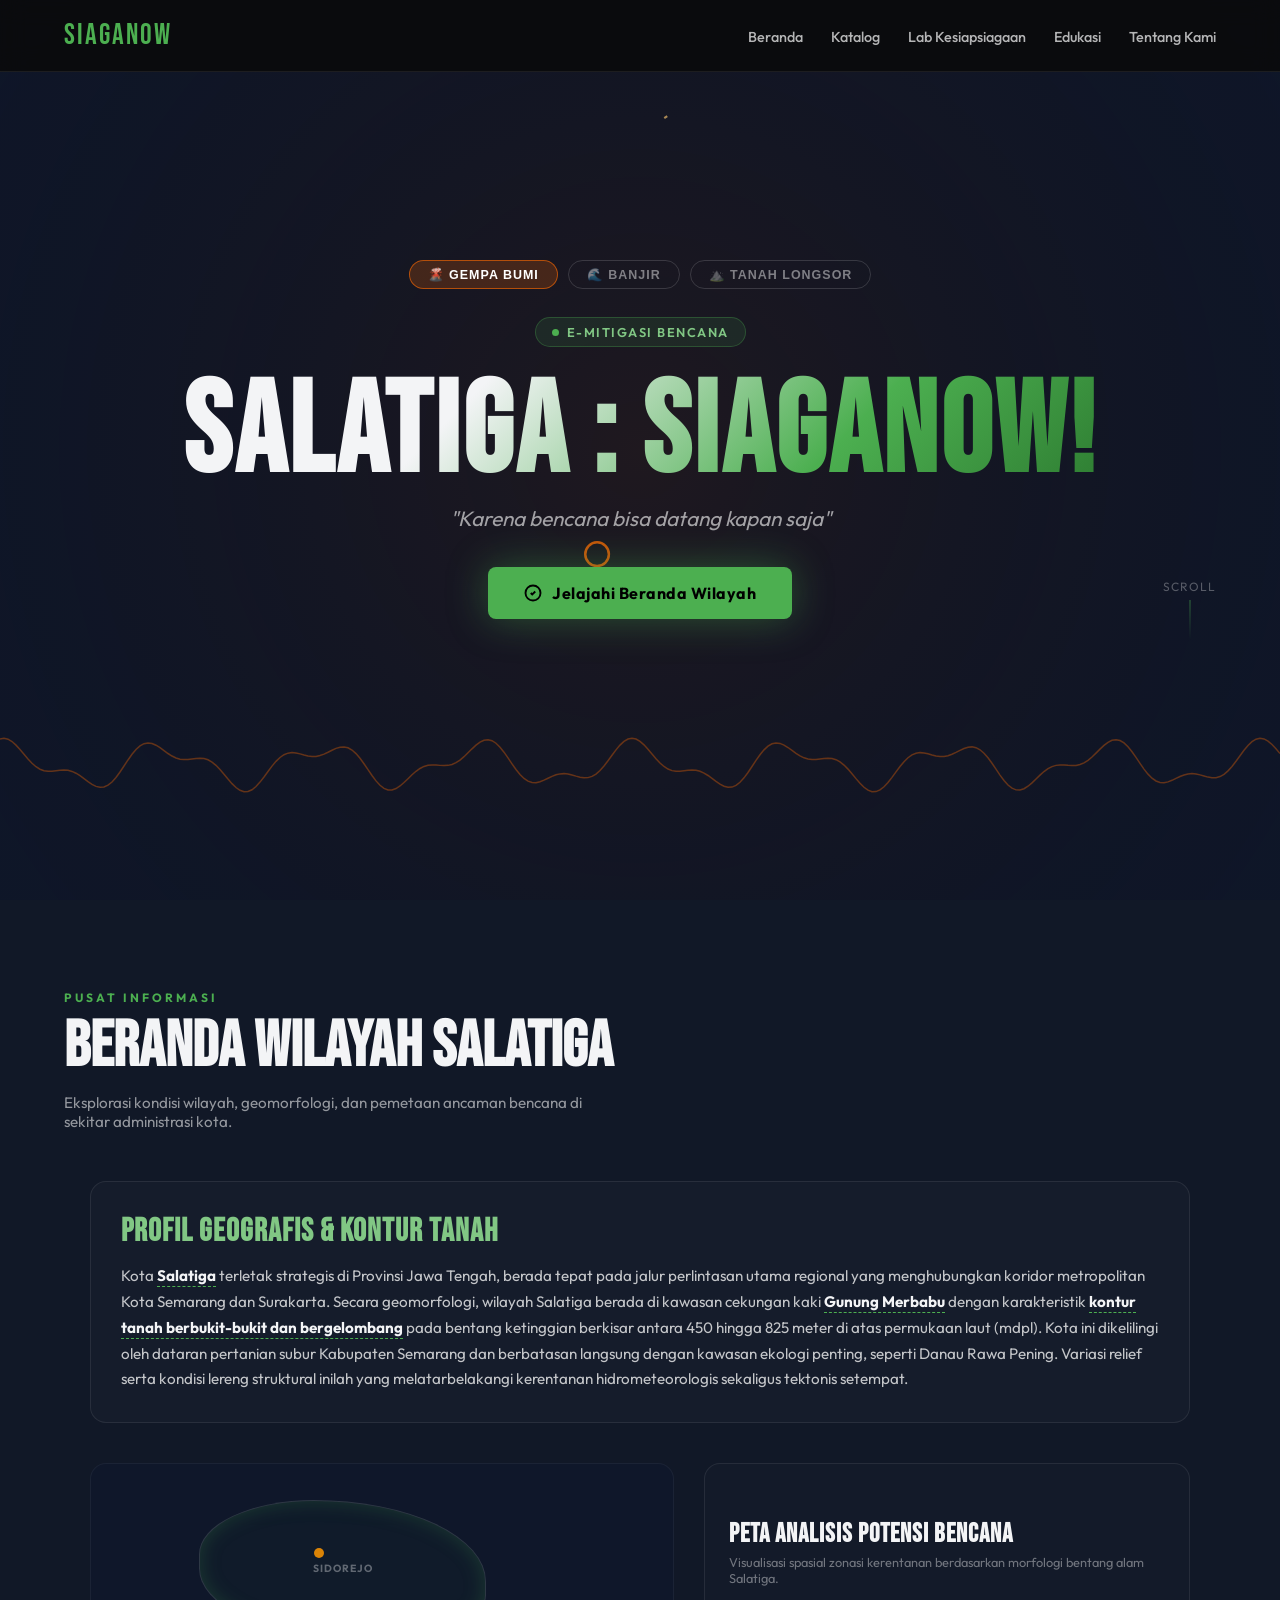
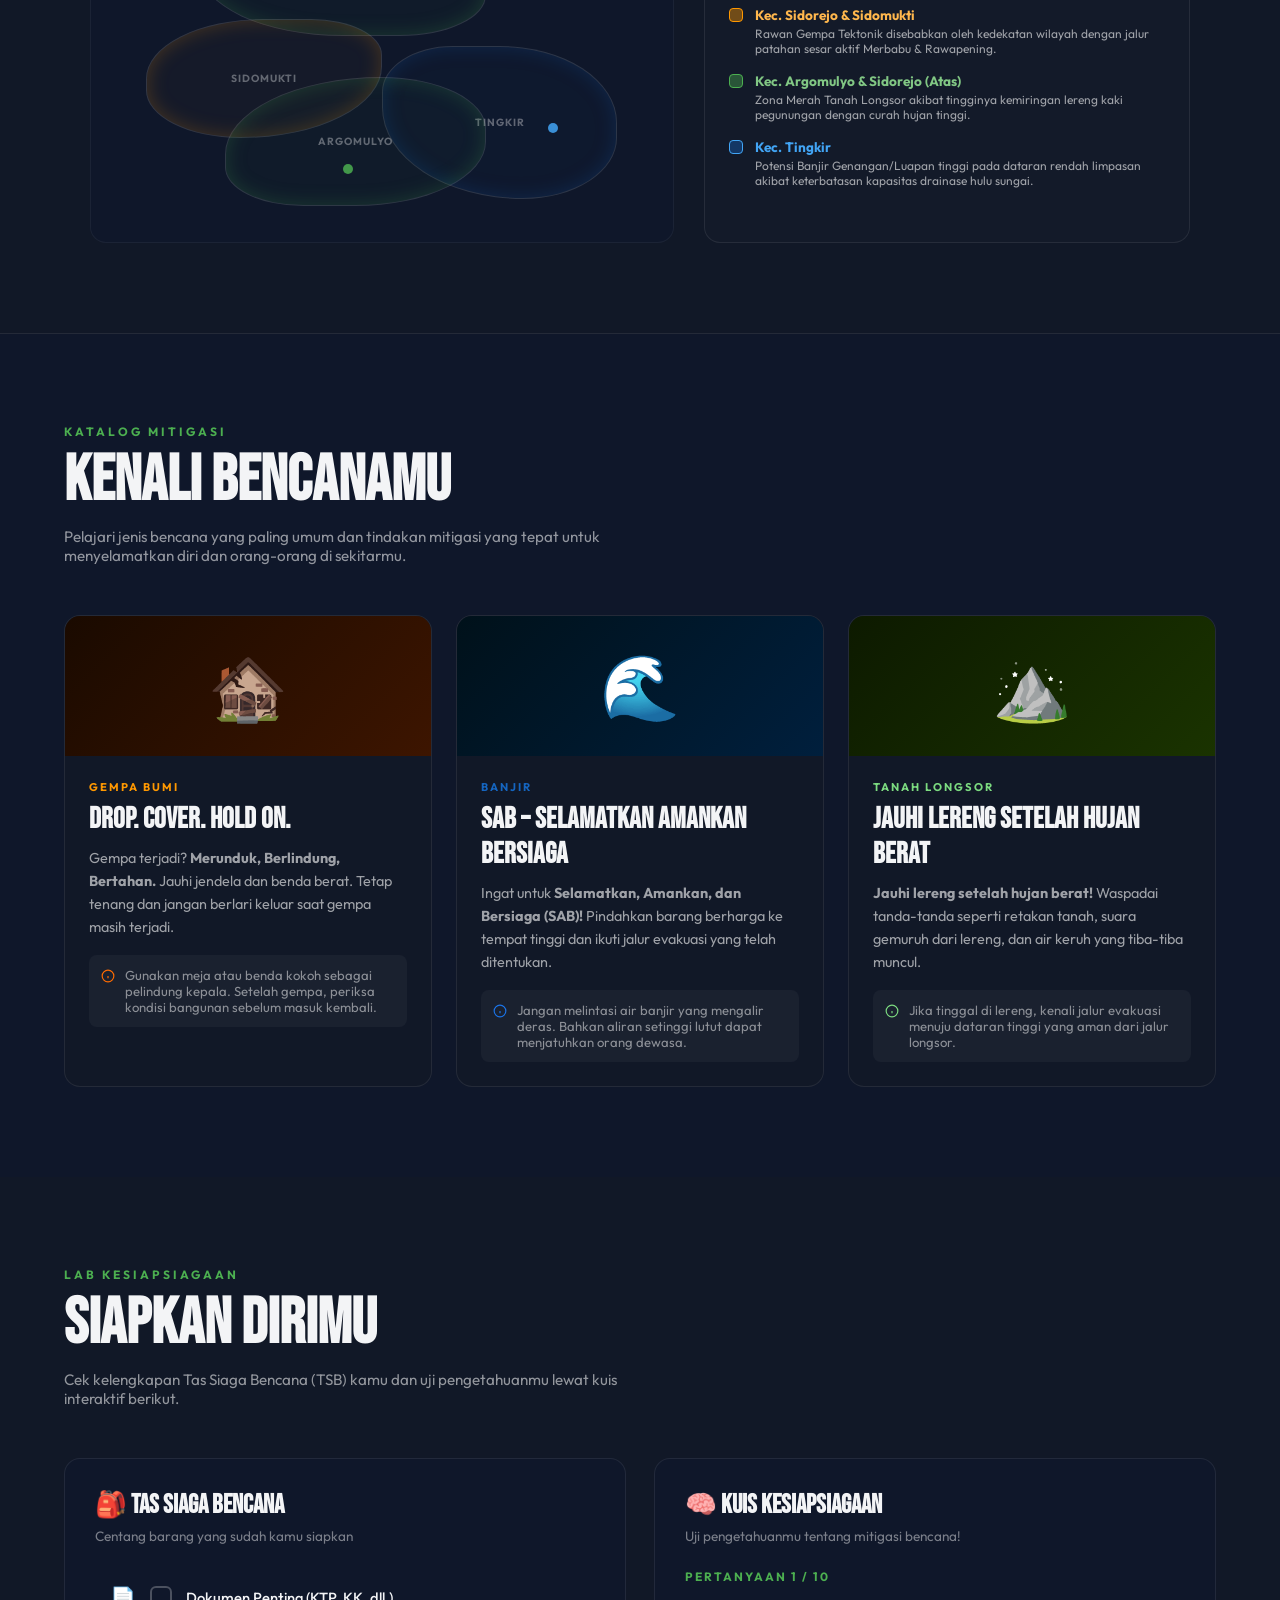
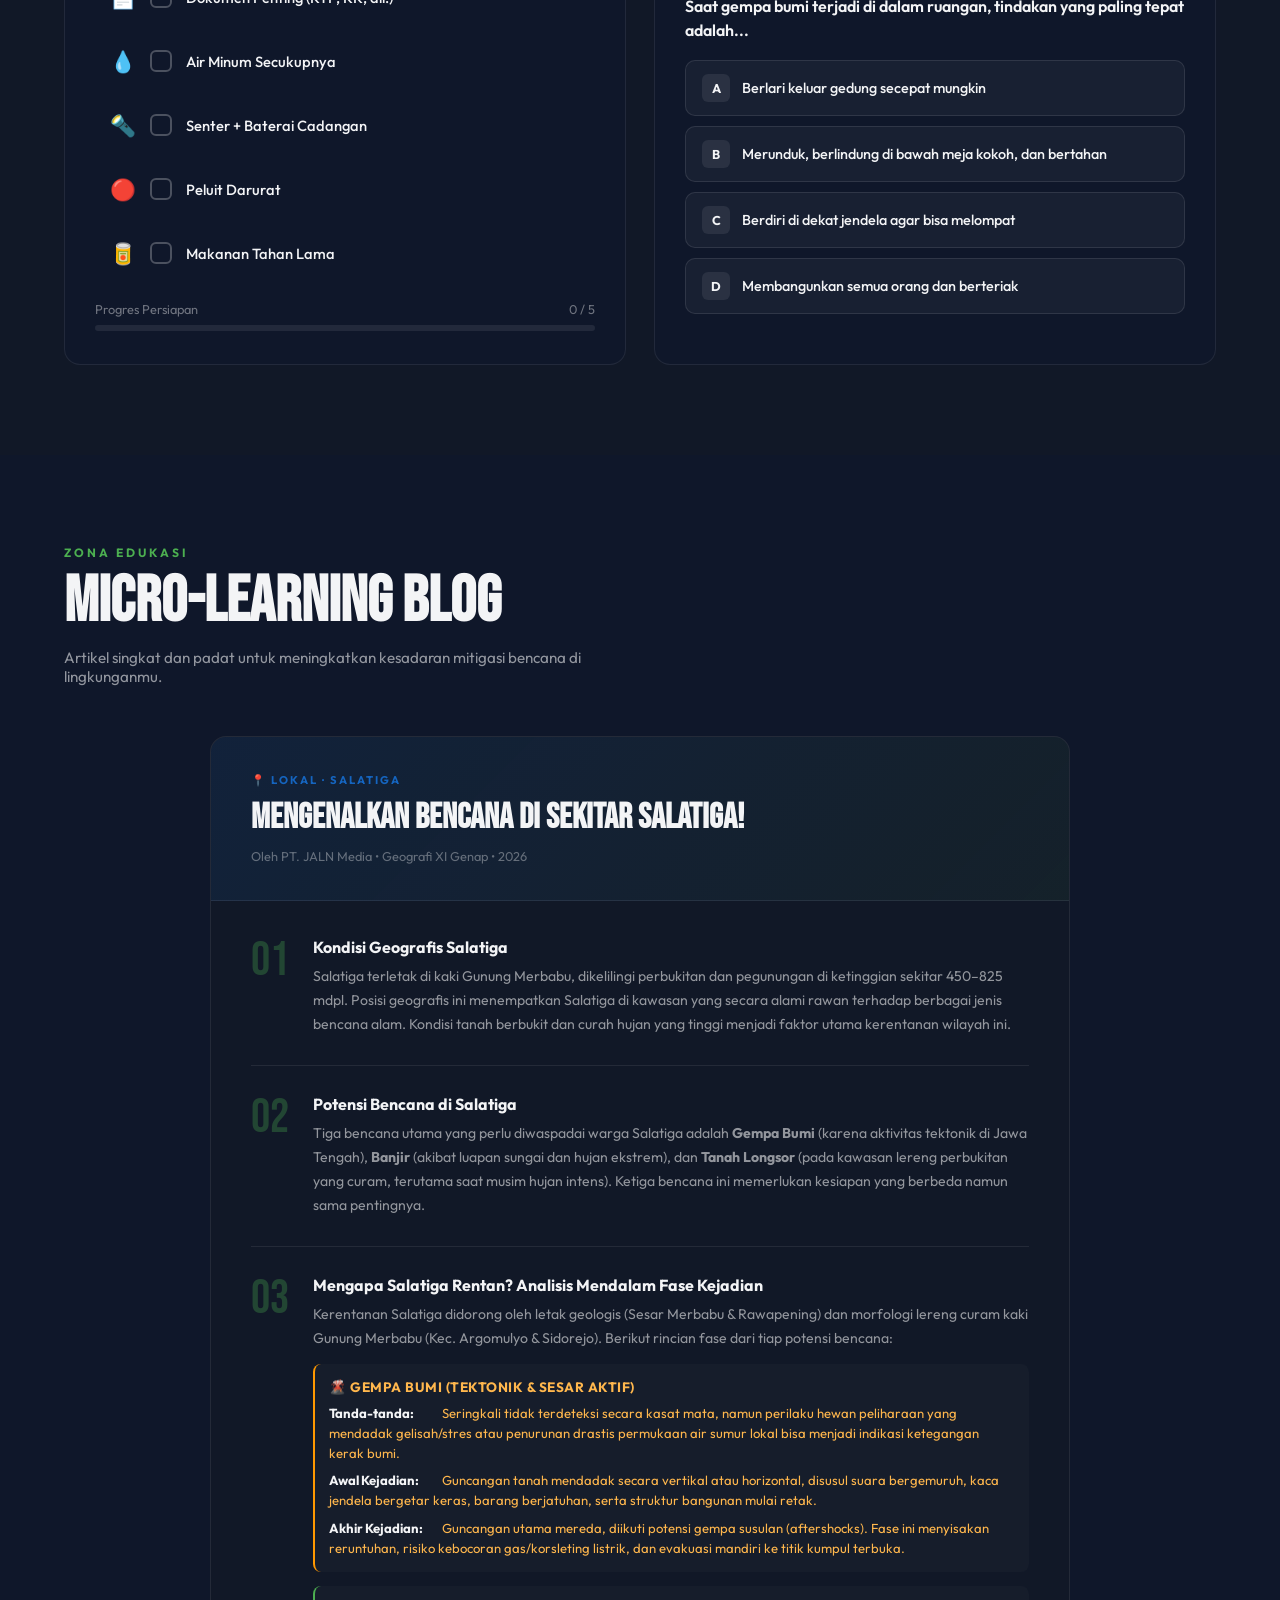
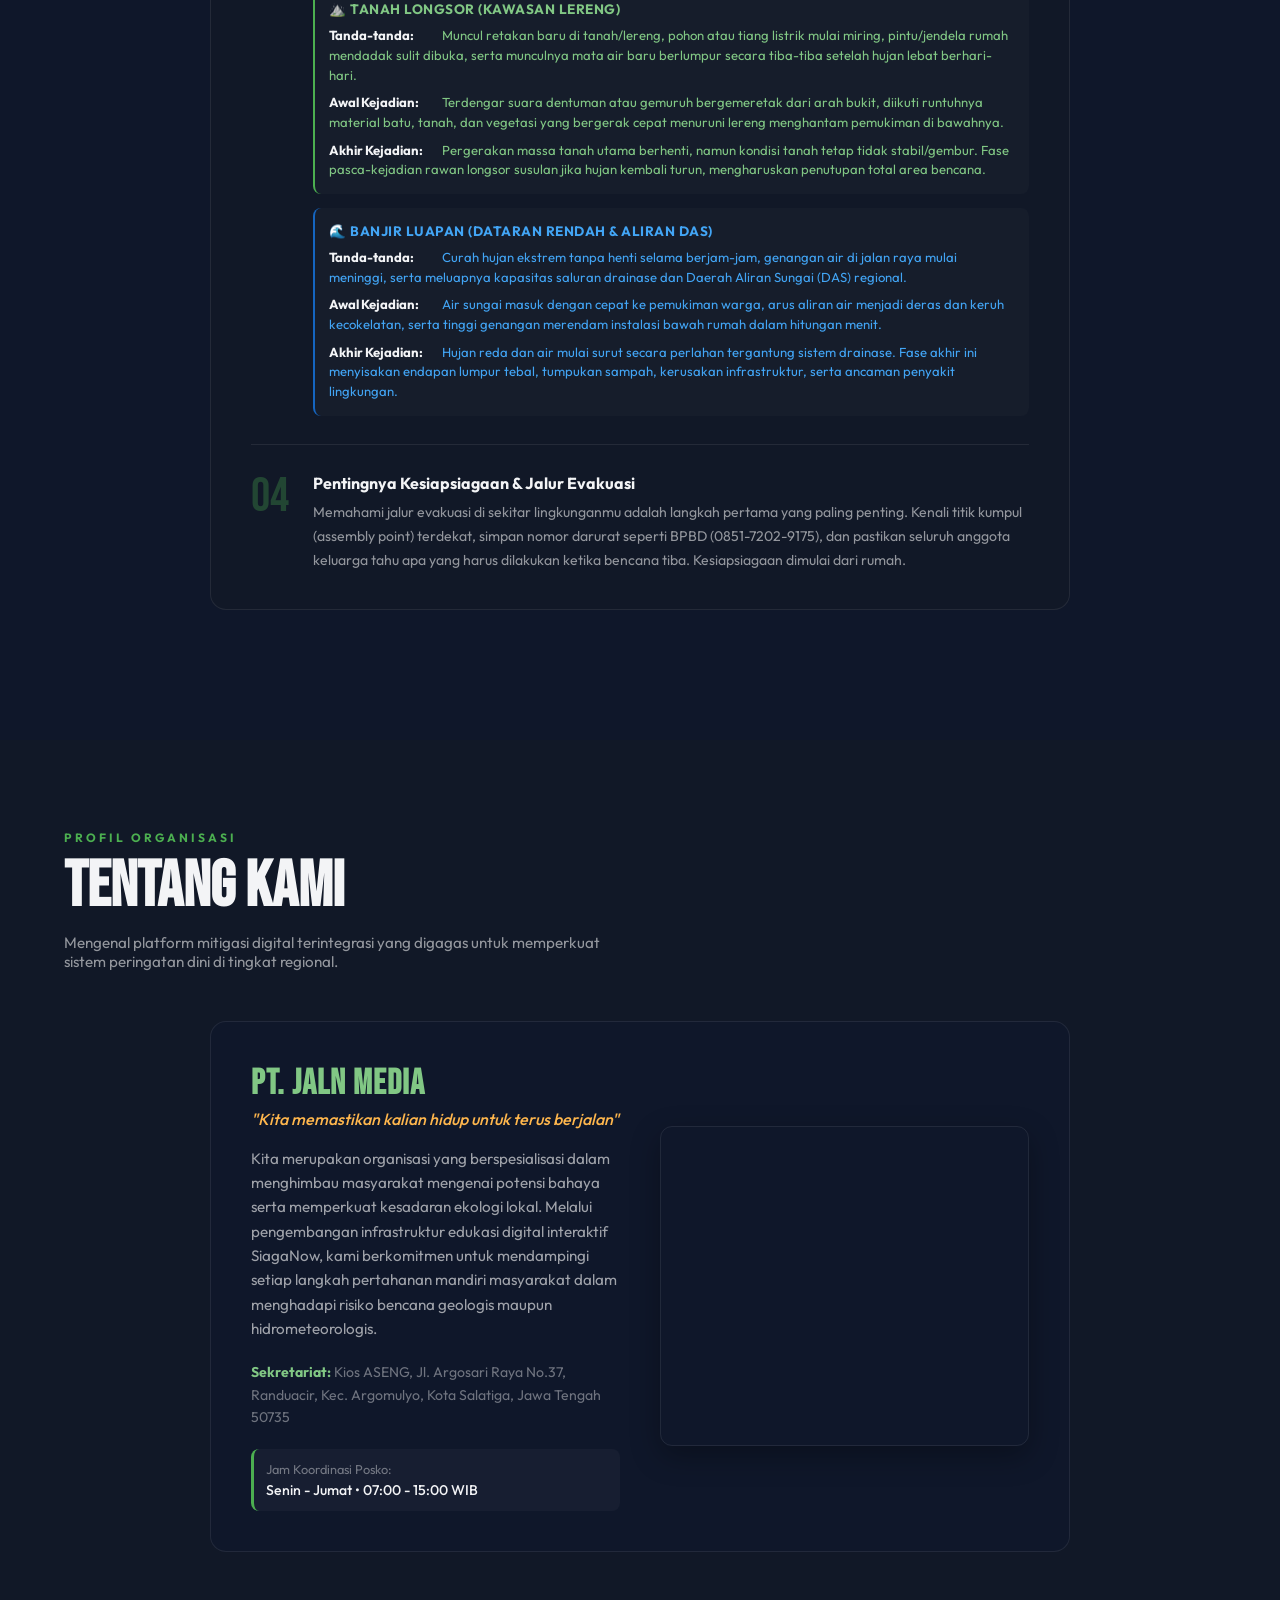
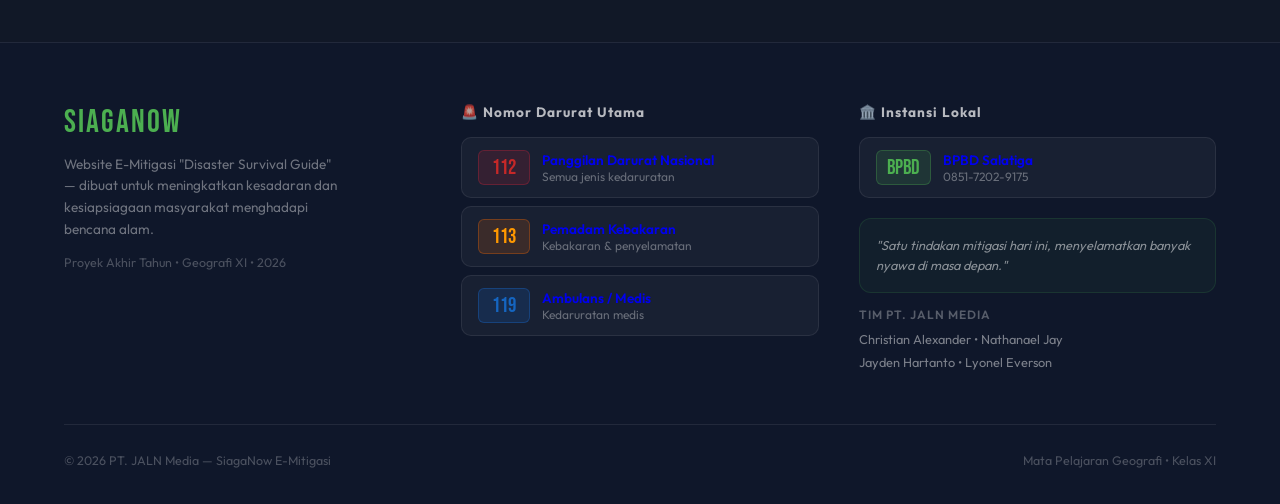
<file: index.html>
<!DOCTYPE html>
<html lang="id">
<head>
<meta charset="UTF-8">
<meta name="viewport" content="width=device-width, initial-scale=1.0">
<title>Salatiga : SIAGANOW! – E-Mitigasi</title>
<link href="https://fonts.googleapis.com/css2?family=Bebas+Neue&family=Outfit:wght@300;400;500;600;700&display=swap" rel="stylesheet">
<style>
  :root {
    /* PRIMARY → hijau tema utama */
    --primary:       #4caf50;
    --primary-light: #81c784;
    --primary-dark:  #2e7d32;

    /* ACCENTS & OTHER VISUALS */
    --orange:        #ff9800;
    --orange-light:  #ffb74d;
    --red:           #c62828;
    --red-light:     #ef5350;
    --blue:          #1565c0;
    --blue-light:    #42a5f5;

    /* NEUTRALS */
    --white:  #f3f4f6;
    --grey:   #6b7280;
    --dark:   #0f172a;
    --dark-2: #111827;
    --border: rgba(255,255,255,0.08);
}
  *, *::before, *::after { margin:0; padding:0; box-sizing:border-box; }
  html { scroll-behavior: smooth; }

  body {
    font-family: 'Outfit', sans-serif;
    background: var(--dark);
    color: var(--white);
    overflow-x: hidden;
  }

  /* NAV */
  nav {
    position: fixed; top:0; left:0; right:0; z-index:100;
    display:flex; align-items:center; justify-content:space-between;
    padding: 18px 5%;
    background: rgba(10,10,10,0.85);
    backdrop-filter: blur(12px);
    border-bottom: 1px solid var(--border);
  }
  .nav-logo { font-family:'Bebas Neue',sans-serif; font-size:1.8rem; letter-spacing:2px; color:var(--primary); }
  .nav-links { display:flex; gap:28px; list-style:none; }
  .nav-links a { color:rgba(255,255,255,0.7); text-decoration:none; font-size:.9rem; font-weight:500; transition:color .2s; }
  .nav-links a:hover { color:var(--primary); }

  /* HERO */
  #hero {
    min-height: 100vh;
    display:flex; flex-direction:column; align-items:center; justify-content:center;
    text-align:center; position:relative; padding: 120px 5% 80px;
    background: var(--dark);
    overflow:hidden;
  }
  #hero-canvas {
    position:absolute; inset:0; width:100%; height:100%; pointer-events:none; z-index:0;
  }
  #hero > *:not(#hero-canvas) { position:relative; z-index:1; }

  /* disaster tabs */
  .disaster-tabs {
    display:flex; gap:10px; margin-bottom:28px; justify-content:center;
    animation: fadeUp .6s .05s ease both;
  }
  .dtab {
    padding:6px 18px; border-radius:999px; border:1px solid rgba(255,255,255,0.15);
    font-size:.78rem; font-weight:600; letter-spacing:1px; text-transform:uppercase;
    cursor:pointer; transition:all .25s; background:transparent; color:rgba(255,255,255,0.45);
  }
  .dtab.active { color:#fff; }
  .dtab[data-d="gempa"].active { background:rgba(255,107,0,0.2); border-color:rgba(255,107,0,0.6); }
  .dtab[data-d="banjir"].active { background:rgba(26,115,232,0.2); border-color:rgba(26,115,232,0.6); }
  .dtab[data-d="longsor"].active { background:rgba(76,175,80,0.2); border-color:rgba(76,175,80,0.6); }
  
  .hero-badge {
    display:inline-flex; align-items:center; gap:8px;
    background: rgba(76,175,80,0.12); border:1px solid rgba(76,175,80,0.3);
    color:var(--primary-light); font-size:.8rem; font-weight:600; letter-spacing:1.5px; text-transform:uppercase;
    padding:6px 16px; border-radius:999px; margin-bottom:28px;
    animation: fadeUp .6s ease both;
  }
  .hero-badge span { width:7px;height:7px;border-radius:50%;background:var(--primary);animation:pulse 1.5s infinite; }
  @keyframes pulse { 0%,100%{opacity:1} 50%{opacity:.3} }

  h1 {
    font-family:'Bebas Neue',sans-serif;
    font-size: clamp(3.5rem,10vw,8.5rem);
    line-height:.92; letter-spacing:3px;
    background: linear-gradient(135deg, var(--white) 30%, var(--primary) 70%, var(--primary-dark));
    -webkit-background-clip:text; -webkit-text-fill-color:transparent; background-clip:text;
    animation: fadeUp .7s .1s ease both;
  }
  .hero-sub {
    font-size:clamp(1rem,2.5vw,1.3rem); color:rgba(255,255,255,0.6);
    margin:12px auto 36px; max-width:500px; font-style:italic;
    animation: fadeUp .7s .2s ease both;
  }

  .cta-btn {
    display:inline-flex; align-items:center; gap:10px;
    background: var(--primary); color:#000;
    font-weight:700; font-size:1rem; letter-spacing:.5px;
    padding:16px 36px; border-radius:8px; text-decoration:none;
    transition: transform .2s, box-shadow .2s;
    animation: fadeUp .7s .3s ease both;
    box-shadow: 0 0 40px rgba(76,175,80,0.4);
  }
  .cta-btn:hover { transform:translateY(-3px); box-shadow:0 8px 50px rgba(76,175,80,0.6); }
  .cta-btn svg { width:18px;height:18px; }

  .hero-scroll {
    position:absolute; bottom:40px; left:50%; transform:translateX(-50%);
    display:flex; flex-direction:column; align-items:center; gap:6px;
    color:rgba(255,255,255,0.3); font-size:.75rem; letter-spacing:1px;
    animation: fadeIn 1s 1s ease both;
  }
  .hero-scroll::after {
    content:''; width:1px;height:40px;background:linear-gradient(to bottom,rgba(76,175,80,0.6),transparent);
    animation:scrollLine 1.5s infinite;
  }
  @keyframes scrollLine { 0%{opacity:0;transform:scaleY(0);transform-origin:top} 50%{opacity:1} 100%{opacity:0;transform:scaleY(1);transform-origin:top} }

  @keyframes fadeUp { from{opacity:0;transform:translateY(30px)} to{opacity:1;transform:translateY(0)} }
  @keyframes fadeIn { from{opacity:0} to{opacity:1} }

  /* SECTION COMMON */
  section { padding:90px 5%; }
  .section-label {
    font-size:.75rem; font-weight:700; letter-spacing:3px; text-transform:uppercase;
    color:var(--primary); margin-bottom:10px;
  }
  .section-title {
    font-family:'Bebas Neue',sans-serif; font-size:clamp(2.5rem,6vw,4rem); line-height:1;
    margin-bottom:14px;
  }
  .section-desc { color:rgba(255,255,255,0.55); font-size:.95rem; max-width:560px; margin-bottom:50px; }

  /* BERANDA INTEGRASI SALATIGA */
  #beranda { background: var(--dark-2); border-bottom: 1px solid var(--border); }
  .beranda-container {
    max-width: 1100px; margin: 0 auto; display: flex; flex-direction: column; gap: 40px;
  }
  .beranda-intro {
    background: rgba(255, 255, 255, 0.02); border: 1px solid var(--border); border-radius: 16px; padding: 30px;
  }
  .beranda-intro h3 { font-family: 'Bebas Neue', sans-serif; font-size: 2rem; color: var(--primary-light); margin-bottom: 12px; letter-spacing: 1px; }
  .beranda-intro p { font-size: 0.95rem; line-height: 1.7; color: rgba(255, 255, 255, 0.75); }
  .beranda-intro strong { color: var(--white); border-bottom: 1px dashed var(--primary); padding-bottom: 1px; }

  .beranda-interactive-grid {
    display: grid; grid-template-columns: 1.2fr 1fr; gap: 30px;
  }
  .map-visual-wrap {
    background: var(--dark); border: 1px solid rgba(255,255,255,0.05); border-radius: 16px;
    position: relative; height: 380px; display: flex; align-items: center; justify-content: center; overflow: hidden;
  }
  .map-vector { width: 90%; height: 90%; position: relative; opacity: 0.85; }
  .district-poly { position: absolute; border: 1.5px solid rgba(255,255,255,0.15); background: rgba(255,255,255,0.02); display: flex; align-items: center; justify-content: center; font-size: 0.65rem; font-weight: 700; color: rgba(255,255,255,0.4); transition: all 0.3s; cursor: pointer; text-transform: uppercase; letter-spacing: 1px; }
  .district-poly:hover { background: rgba(76,175,80,0.1); border-color: var(--primary); color: #fff; z-index: 10; transform: scale(1.02); }
  
  /* Mock layout positions of Salatiga districts */
  .dist-sidorejo { width: 55%; height: 40%; top: 5%; left: 15%; border-radius: 40% 60% 30% 50%; }
  .dist-sidomukti { width: 45%; height: 35%; top: 40%; left: 5%; border-radius: 50% 30% 60% 40%; }
  .dist-tingkir { width: 45%; height: 45%; top: 48%; right: 5%; border-radius: 30% 50% 40% 60%; }
  .dist-argomulyo { width: 50%; height: 38%; bottom: 5%; left: 20%; border-radius: 60% 40% 50% 30%; }
  
  /* Hazard Overlays */
  .zone-quake { box-shadow: inset 0 0 20px rgba(255, 152, 0, 0.25); background: rgba(255, 152, 0, 0.03); }
  .zone-landslide { box-shadow: inset 0 0 20px rgba(76, 175, 80, 0.25); background: rgba(76, 175, 80, 0.03); }
  .zone-flood { box-shadow: inset 0 0 20px rgba(21, 101, 192, 0.25); background: rgba(21, 101, 192, 0.03); }
  
  /* Pulse Hotspots */
  .hotspot { position: absolute; width: 10px; height: 10px; border-radius: 50%; display: inline-block; pointer-events: none; }
  .hotspot::after { content: ''; position: absolute; inset: -4px; border-radius: 50%; border: 2px solid inherit; animation: pulse 1.8s infinite; opacity: 0; }
  .hs-quake { background: var(--orange); left: 40%; top: 35%; }
  .hs-quake::after { border-color: var(--orange); }
  .hs-landslide { background: var(--primary); left: 45%; bottom: 25%; }
  .hs-landslide::after { border-color: var(--primary); }
  .hs-flood { background: var(--blue-light); right: 25%; top: 50%; }
  .hs-flood::after { border-color: var(--blue-light); }
  
  .map-legend { display: flex; flex-direction: column; justify-content: center; background: rgba(255, 255, 255, 0.01); border: 1px solid var(--border); padding: 24px; border-radius: 16px; }
  .map-legend h4 { font-family: 'Bebas Neue', sans-serif; font-size: 1.6rem; letter-spacing: 1px; color: var(--white); margin-bottom: 4px; }
  .legend-item { display: flex; align-items: flex-start; gap: 12px; margin-top: 16px; font-size: 0.85rem; color: rgba(255,255,255,0.6); }
  .legend-color { width: 14px; height: 14px; border-radius: 4px; flex-shrink: 0; margin-top: 2px; }

  @media(max-width:768px){
    .beranda-interactive-grid { grid-template-columns: 1fr; gap: 20px; }
    .map-visual-wrap { height: 280px; }
  }

  /* KATALOG MITIGASI */
  #katalog { background:var(--dark); }
  .katalog-grid { display:grid; grid-template-columns:repeat(auto-fit,minmax(280px,1fr)); gap:24px; }
  .bencana-card {
    background:var(--dark-2);
    border:1px solid var(--border);
    border-radius:16px; overflow:hidden;
    transition:transform .3s, border-color .3s;
    cursor:default;
    position:relative;
  }
  .bencana-card:hover { transform:translateY(-6px); }
  .bencana-card:hover .card-glow { opacity:1; }
  .card-glow {
    position:absolute; inset:0; border-radius:16px; opacity:0;
    transition:opacity .3s; pointer-events:none;
    border:1px solid; 
  }
  .card-icon-wrap {
    height:140px; display:flex; align-items:center; justify-content:center;
    font-size:4rem; position:relative; overflow:hidden;
  }
  .card-body { padding:24px; }
  .card-type { font-size:.7rem; font-weight:700; letter-spacing:2px; text-transform:uppercase; margin-bottom:8px; }
  .card-title { font-family:'Bebas Neue',sans-serif; font-size:1.8rem; margin-bottom:10px; }
  .card-msg { font-size:.9rem; color:rgba(255,255,255,0.6); line-height:1.6; }
  .card-tip {
    margin-top:16px; display:flex; align-items:flex-start; gap:10px;
    background:rgba(255,255,255,0.04); border-radius:8px; padding:12px;
    font-size:.82rem; color:rgba(255,255,255,0.5);
  }
  .card-tip svg { flex-shrink:0; margin-top:2px; }

  /* Gempa */
  .card-gempa .card-icon-wrap { background:linear-gradient(135deg,#1a0a00,#3d1500); }
  .card-gempa .card-glow { border-color:var(--orange); box-shadow:inset 0 0 30px rgba(255,107,0,0.08); }
  .card-gempa .card-type { color:var(--orange); }
  /* Banjir */
  .card-banjir .card-icon-wrap { background:linear-gradient(135deg,#00111a,#001f3d); }
  .card-banjir .card-glow { border-color:var(--blue); box-shadow:inset 0 0 30px rgba(26,115,232,0.08); }
  .card-banjir .card-type { color:var(--blue); }
  /* Longsor */
  .card-longsor .card-icon-wrap { background:linear-gradient(135deg,#0d1a00,#1a3300); }
  .card-longsor .card-glow { border-color:#4CAF50; box-shadow:inset 0 0 30px rgba(76,175,80,0.08); }
  .card-longsor .card-type { color:#7CDB80; }

  /* LAB */
  #lab { background:var(--dark-2); }
  .lab-grid { display:grid; grid-template-columns:1fr 1fr; gap:28px; }
  @media(max-width:768px){ .lab-grid{grid-template-columns:1fr;} }

  /* CHECKLIST */
  .checklist-card {
    background:var(--dark); border:1px solid var(--border); border-radius:16px; padding:30px;
  }
  .checklist-card h3 { font-family:'Bebas Neue',sans-serif; font-size:1.6rem; margin-bottom:6px; }
  .checklist-sub { color:rgba(255,255,255,0.45); font-size:.85rem; margin-bottom:24px; }
  .checklist-item {
    display:flex; align-items:center; gap:14px;
    padding:14px; border-radius:10px; cursor:pointer;
    transition:background .2s; user-select:none;
    border:1px solid transparent; margin-bottom:8px;
  }
  .checklist-item:hover { background:rgba(255,255,255,0.04); }
  .checklist-item.checked { background:rgba(76,175,80,0.07); border-color:rgba(76,175,80,0.2); }
  .check-box {
    width:22px; height:22px; border-radius:6px; border:2px solid rgba(255,255,255,0.25);
    display:flex; align-items:center; justify-content:center; flex-shrink:0;
    transition:all .2s;
  }
  .checklist-item.checked .check-box { background:var(--primary); border-color:var(--primary); }
  .check-box svg { width:13px;height:13px; opacity:0; transition:opacity .2s; }
  .checklist-item.checked .check-box svg { opacity:1; fill: none; stroke: black; stroke-width: 2.5; }
  .check-label { font-size:.92rem; font-weight:500; }
  .checklist-item.checked .check-label { text-decoration:line-through; color:rgba(255,255,255,0.4); }
  .checklist-icon { font-size:1.3rem; }
  .progress-bar-wrap { margin-top:20px; }
  .progress-label { display:flex; justify-content:space-between; font-size:.8rem; color:rgba(255,255,255,0.4); margin-bottom:8px; }
  .progress-track { background:rgba(255,255,255,0.08); border-radius:999px; height:6px; overflow:hidden; }
  .progress-fill { height:100%; background:linear-gradient(90deg,var(--primary),var(--primary-light)); border-radius:999px; transition:width .4s ease; }

  /* QUIZ */
  .quiz-card {
    background:var(--dark); border:1px solid var(--border); border-radius:16px; padding:30px;
  }
  .quiz-card h3 { font-family:'Bebas Neue',sans-serif; font-size:1.6rem; margin-bottom:6px; }
  .quiz-sub { color:rgba(255,255,255,0.45); font-size:.85rem; margin-bottom:24px; }
  .quiz-num { font-size:.75rem; font-weight:700; letter-spacing:2px; text-transform:uppercase; color:var(--primary); margin-bottom:10px; }
  .quiz-q { font-size:1rem; font-weight:600; line-height:1.5; margin-bottom:18px; }
  .quiz-opts { display:flex; flex-direction:column; gap:10px; }
  .quiz-opt {
    display:flex; align-items:center; gap:12px;
    background:rgba(255,255,255,0.04); border:1px solid rgba(255,255,255,0.1);
    border-radius:10px; padding:13px 16px; cursor:pointer; transition:all .2s;
    font-size:.9rem; font-weight:500;
  }
  .quiz-opt:hover { background:rgba(76,175,80,0.08); border-color:rgba(76,175,80,0.3); }
  .quiz-opt.correct { background:rgba(76,175,80,0.12); border-color:#4CAF50; color:#7CDB80; }
  .quiz-opt.wrong { background:rgba(215,38,56,0.12); border-color:var(--red); color:#ff6b7a; }
  .opt-letter {
    width:28px; height:28px; border-radius:6px; background:rgba(255,255,255,0.08);
    display:flex; align-items:center; justify-content:center;
    font-size:.8rem; font-weight:700; flex-shrink:0;
  }
  .quiz-feedback {
    margin-top:16px; padding:14px; border-radius:10px; font-size:.87rem; line-height:1.5;
    display:none;
  }
  .quiz-feedback.show { display:block; }
  .quiz-feedback.ok { background:rgba(76,175,80,0.1); border:1px solid rgba(76,175,80,0.3); color:#7CDB80; }
  .quiz-feedback.bad { background:rgba(215,38,56,0.1); border:1px solid rgba(215,38,56,0.3); color:#ff6b7a; }
  .quiz-nav { display:flex; gap:12px; margin-top:20px; }
  .quiz-btn {
    padding:10px 22px; border-radius:8px; font-size:.85rem; font-weight:600;
    cursor:pointer; border:none; transition:all .2s;
  }
  .quiz-btn.primary { background:var(--primary); color:#000; }
  .quiz-btn.primary:hover { background:var(--primary-light); }
  .quiz-btn.secondary { background:rgba(255,255,255,0.08); color:var(--white); }
  .quiz-btn.secondary:hover { background:rgba(255,255,255,0.14); }
  .quiz-score { text-align:center; padding:20px 0; display:none; }
  .quiz-score.show { display:block; }
  .score-num { font-family:'Bebas Neue',sans-serif; font-size:5rem; color:var(--primary); line-height:1; }
  .score-label { font-size:.9rem; color:rgba(255,255,255,0.5); margin-top:6px; }

  /* BLOG */
  #blog { background:var(--dark); }
  .blog-card {
    background:var(--dark-2); border:1px solid var(--border); border-radius:16px; overflow:hidden;
    max-width:860px; margin:0 auto 40px;
  }
  .blog-header {
    padding:36px 40px; border-bottom:1px solid var(--border);
    background: linear-gradient(135deg,rgba(26,115,232,0.1),rgba(76,175,80,0.06));
  }
  .blog-tag { font-size:.7rem; font-weight:700; letter-spacing:2px; text-transform:uppercase; color:var(--blue); margin-bottom:12px; }
  .blog-title { font-family:'Bebas Neue',sans-serif; font-size:2.2rem; line-height:1.1; margin-bottom:10px; }
  .blog-meta { font-size:.8rem; color:rgba(255,255,255,0.35); }
  .blog-content { padding:36px 40px; }
  .blog-point {
    display:flex; gap:18px; align-items:flex-start; margin-bottom:28px; padding-bottom:28px;
    border-bottom:1px solid var(--border);
  }
  .blog-point:last-child { margin-bottom:0; padding-bottom:0; border-bottom:none; }
  .blog-point-num {
    font-family:'Bebas Neue',sans-serif; font-size:3rem; line-height:1;
    color:var(--primary); opacity:.3; flex-shrink:0; width:44px;
  }
  .blog-point-body h4 { font-weight:700; font-size:1rem; margin-bottom:8px; }
  .blog-point-body p { font-size:.88rem; color:rgba(255,255,255,0.55); line-height:1.7; }
  
  /* Timeline Details inside Blog */
  .disaster-timeline {
    margin-top: 14px; background: rgba(255,255,255,0.02); border-radius: 8px; padding: 14px;
    border-left: 2px solid rgba(255,255,255,0.1);
  }
  .disaster-timeline-title { font-size: 0.85rem; font-weight: 700; text-transform: uppercase; letter-spacing: 0.5px; margin-bottom: 8px; }
  .dt-gempa { color: var(--orange-light); border-left-color: var(--orange); }
  .dt-longsor { color: var(--primary-light); border-left-color: var(--primary); }
  .dt-banjir { color: var(--blue-light); border-left-color: var(--blue); }
  
  .timeline-phase { margin-bottom: 8px; font-size: 0.82rem; line-height: 1.5; }
  .timeline-phase:last-child { margin-bottom: 0; }
  .timeline-phase strong { color: var(--white); display: inline-block; width: 110px; }

  /* LOKASI / OFFICE SECTION */
  #lokasi { background: var(--dark-2); }
  .maps-container {
    display: grid; grid-template-columns: 1fr 1fr; gap: 40px; align-items: center;
    background: var(--dark); border: 1px solid var(--border); border-radius: 16px; padding: 40px;
    max-width: 860px; margin: 0 auto;
  }
  .maps-info h3 { font-family: 'Bebas Neue', sans-serif; font-size: 2.2rem; margin-bottom: 4px; letter-spacing: 1px; color: var(--primary-light); }
  .maps-info .slogan { font-size: 1rem; font-style: italic; font-weight: 500; color: var(--orange-light); margin-bottom: 18px; }
  .maps-info p { color: rgba(255,255,255,0.6); line-height: 1.6; margin-bottom: 20px; font-size: .95rem; }
  .maps-iframe-wrap {
    border-radius: 12px; overflow: hidden; border: 1px solid var(--border); height: 320px; position: relative;
    box-shadow: 0 10px 30px rgba(0,0,0,0.3);
  }
  .maps-iframe-wrap iframe { width: 100%; height: 100%; border: 0; filter: grayscale(30%) invert(90%) contrast(90%); }
  @media(max-width:768px){ 
    .maps-container { grid-template-columns: 1fr; padding: 24px; } 
    .maps-iframe-wrap { height: 260px; }
  }

  /* FOOTER */
  footer {
    background:var(--dark); border-top:1px solid var(--border);
    padding:60px 5% 36px;
  }
  .footer-grid { display:grid; grid-template-columns:1fr 1fr 1fr; gap:40px; margin-bottom:50px; }
  @media(max-width:768px){.footer-grid{grid-template-columns:1fr;}}
  .footer-brand .nav-logo { font-size:2rem; display:block; margin-bottom:12px; }
  .footer-brand p { font-size:.85rem; color:rgba(255,255,255,0.4); line-height:1.6; max-width:280px; }
  .footer-col h5 { font-weight:700; font-size:.85rem; letter-spacing:1px; margin-bottom:16px; color:rgba(255,255,255,0.7); }
  .emergency-num {
    display:flex; align-items:center; gap:12px;
    padding:12px 16px; background:rgba(255,255,255,0.04);
    border:1px solid var(--border); border-radius:10px; margin-bottom:8px; cursor:pointer;
    transition:border-color .2s;
    text-decoration:none;
  }
  .emergency-num:hover { border-color:var(--primary); }
  .num-badge {
    font-family:'Bebas Neue',sans-serif; font-size:1.3rem;
    padding:4px 10px; border-radius:6px; min-width:52px; text-align:center;
  }
  .num-badge.red { background:rgba(215,38,56,0.15); color:var(--red); border:1px solid rgba(215,38,56,0.3); }
  .num-badge.orange { background:rgba(255,107,0,0.15); color:var(--orange); border:1px solid rgba(255,107,0,0.3); }
  .num-badge.blue { background:rgba(26,115,232,0.15); color:var(--blue); border:1px solid rgba(26,115,232,0.3); }
  .num-badge.green { background:rgba(76,175,80,0.15); color:#4CAF50; border:1px solid rgba(76,175,80,0.3); }
  .num-info { display:flex; flex-direction:column; }
  .num-name { font-weight:600; font-size:.85rem; }
  .num-desc { font-size:.75rem; color:rgba(255,255,255,0.35); }
  .footer-bottom {
    border-top:1px solid var(--border); padding-top:28px;
    display:flex; align-items:center; justify-content:space-between;
    font-size:.78rem; color:rgba(255,255,255,0.25);
  }
  .team-tag { font-size:.78rem; color:rgba(255,255,255,0.25); }

  /* RESPONSIVE */
  @media(max-width:768px){
    nav { padding:14px 4%; }
    .nav-links { display:none; }
    h1 { font-size: clamp(3rem,14vw,6rem); }
    section { padding:60px 4%; }
    .katalog-grid { grid-template-columns:1fr; }
    .blog-header, .blog-content { padding:24px 22px; }
  }
</style>
</head>
<body>

<nav>
  <span class="nav-logo">SiagaNow</span>
  <ul class="nav-links">
    <li><a href="#beranda">Beranda</a></li>
    <li><a href="#katalog">Katalog</a></li>
    <li><a href="#lab">Lab Kesiapsiagaan</a></li>
    <li><a href="#blog">Edukasi</a></li>
    <li><a href="#lokasi">Tentang Kami</a></li>
  </ul>
</nav>

<section id="hero">
  <canvas id="hero-canvas"></canvas>
  <div class="disaster-tabs">
    <button class="dtab active" data-d="gempa" onclick="switchDisaster('gempa',this)">🌋 Gempa Bumi</button>
    <button class="dtab" data-d="banjir" onclick="switchDisaster('banjir',this)">🌊 Banjir</button>
    <button class="dtab" data-d="longsor" onclick="switchDisaster('longsor',this)">⛰️ Tanah Longsor</button>
  </div>
  <div class="hero-badge"><span></span>E-Mitigasi Bencana</div>
  
  <h1>Salatiga : SIAGANOW!</h1>
  
  <p class="hero-sub">"Karena bencana bisa datang kapan saja"</p>

  <a href="#beranda" class="cta-btn">
    <svg viewBox="0 0 24 24" fill="none" stroke="currentColor" stroke-width="2.5"><path d="M9 12l2 2 4-4"/><circle cx="12" cy="12" r="10"/></svg>
    Jelajahi Beranda Wilayah
  </a>
  <div class="hero-scroll">SCROLL</div>
</section>

<section id="beranda">
  <p class="section-label">Pusat Informasi</p>
  <h2 class="section-title">Beranda Wilayah Salatiga</h2>
  <p class="section-desc">Eksplorasi kondisi wilayah, geomorfologi, dan pemetaan ancaman bencana di sekitar administrasi kota.</p>

  <div class="beranda-container">
    <div class="beranda-intro">
      <h3>Profil Geografis & Kontur Tanah</h3>
      <p>
        Kota <strong>Salatiga</strong> terletak strategis di Provinsi Jawa Tengah, berada tepat pada jalur perlintasan utama regional yang menghubungkan koridor metropolitan Kota Semarang dan Surakarta. Secara geomorfologi, wilayah Salatiga berada di kawasan cekungan kaki <strong>Gunung Merbabu</strong> dengan karakteristik <strong>kontur tanah berbukit-bukit dan bergelombang</strong> pada bentang ketinggian berkisar antara 450 hingga 825 meter di atas permukaan laut (mdpl). Kota ini dikelilingi oleh dataran pertanian subur Kabupaten Semarang dan berbatasan langsung dengan kawasan ekologi penting, seperti Danau Rawa Pening. Variasi relief serta kondisi lereng struktural inilah yang melatarbelakangi kerentanan hidrometeorologis sekaligus tektonis setempat.
      </p>
    </div>

    <div class="beranda-interactive-grid">
      <div class="map-visual-wrap">
        <div class="map-vector">
          <div class="district-poly dist-sidorejo zone-quake zone-landslide">Sidorejo<span class="hotspot hs-quake"></span></div>
          <div class="district-poly dist-sidomukti zone-quake">Sidomukti</div>
          <div class="district-poly dist-tingkir zone-flood">Tingkir<span class="hotspot hs-flood"></span></div>
          <div class="district-poly dist-argomulyo zone-landslide">Argomulyo<span class="hotspot hs-landslide"></span></div>
        </div>
      </div>
      
      <div class="map-legend">
        <h4>Peta Analisis Potensi Bencana</h4>
        <p style="font-size: 0.8rem; color: rgba(255,255,255,0.4); margin-bottom: 4px;">Visualisasi spasial zonasi kerentanan berdasarkan morfologi bentang alam Salatiga.</p>
        
        <div class="legend-item">
          <div class="legend-color" style="background: rgba(255, 152, 0, 0.4); border: 1px solid var(--orange);"></div>
          <div>
            <strong style="color: var(--orange-light)">Kec. Sidorejo & Sidomukti</strong>
            <p style="font-size: 0.75rem; margin-top: 2px">Rawan Gempa Tektonik disebabkan oleh kedekatan wilayah dengan jalur patahan sesar aktif Merbabu & Rawapening.</p>
          </div>
        </div>
        <div class="legend-item">
          <div class="legend-color" style="background: rgba(76, 175, 80, 0.4); border: 1px solid var(--primary);"></div>
          <div>
            <strong style="color: var(--primary-light)">Kec. Argomulyo & Sidorejo (Atas)</strong>
            <p style="font-size: 0.75rem; margin-top: 2px">Zona Merah Tanah Longsor akibat tingginya kemiringan lereng kaki pegunungan dengan curah hujan tinggi.</p>
          </div>
        </div>
        <div class="legend-item">
          <div class="legend-color" style="background: rgba(21, 101, 192, 0.4); border: 1px solid var(--blue-light);"></div>
          <div>
            <strong style="color: var(--blue-light)">Kec. Tingkir</strong>
            <p style="font-size: 0.75rem; margin-top: 2px">Potensi Banjir Genangan/Luapan tinggi pada dataran rendah limpasan akibat keterbatasan kapasitas drainase hulu sungai.</p>
          </div>
        </div>
      </div>
    </div>
  </div>
</section>

<section id="katalog">
  <p class="section-label">Katalog Mitigasi</p>
  <h2 class="section-title">Kenali Bencanamu</h2>
  <p class="section-desc">Pelajari jenis bencana yang paling umum dan tindakan mitigasi yang tepat untuk menyelamatkan diri dan orang-orang di sekitarmu.</p>

  <div class="katalog-grid">
    <div class="bencana-card card-gempa">
      <div class="card-glow"></div>
      <div class="card-icon-wrap">🏚️</div>
      <div class="card-body">
        <p class="card-type">Gempa Bumi</p>
        <h3 class="card-title">DROP. COVER. HOLD ON.</h3>
        <p class="card-msg">Gempa terjadi? <strong>Merunduk, Berlindung, Bertahan.</strong> Jauhi jendela dan benda berat. Tetap tenang dan jangan berlari keluar saat gempa masih terjadi.</p>
        <div class="card-tip">
          <svg width="14" height="14" viewBox="0 0 24 24" fill="none" stroke="#FF6B00" stroke-width="2"><circle cx="12" cy="12" r="10"/><path d="M12 16v-4M12 8h.01"/></svg>
          Gunakan meja atau benda kokoh sebagai pelindung kepala. Setelah gempa, periksa kondisi bangunan sebelum masuk kembali.
        </div>
      </div>
    </div>

    <div class="bencana-card card-banjir">
      <div class="card-glow"></div>
      <div class="card-icon-wrap">🌊</div>
      <div class="card-body">
        <p class="card-type">Banjir</p>
        <h3 class="card-title">SAB – Selamatkan Amankan Bersiaga</h3>
        <p class="card-msg">Ingat untuk <strong>Selamatkan, Amankan, dan Bersiaga (SAB)!</strong> Pindahkan barang berharga ke tempat tinggi dan ikuti jalur evakuasi yang telah ditentukan.</p>
        <div class="card-tip">
          <svg width="14" height="14" viewBox="0 0 24 24" fill="none" stroke="#1A73E8" stroke-width="2"><circle cx="12" cy="12" r="10"/><path d="M12 16v-4M12 8h.01"/></svg>
          Jangan melintasi air banjir yang mengalir deras. Bahkan aliran setinggi lutut dapat menjatuhkan orang dewasa.
        </div>
      </div>
    </div>

    <div class="bencana-card card-longsor">
      <div class="card-glow"></div>
      <div class="card-icon-wrap">⛰️</div>
      <div class="card-body">
        <p class="card-type">Tanah Longsor</p>
        <h3 class="card-title">Jauhi Lereng Setelah Hujan Berat</h3>
        <p class="card-msg"><strong>Jauhi lereng setelah hujan berat!</strong> Waspadai tanda-tanda seperti retakan tanah, suara gemuruh dari lereng, dan air keruh yang tiba-tiba muncul.</p>
        <div class="card-tip">
          <svg width="14" height="14" viewBox="0 0 24 24" fill="none" stroke="#7CDB80" stroke-width="2"><circle cx="12" cy="12" r="10"/><path d="M12 16v-4M12 8h.01"/></svg>
          Jika tinggal di lereng, kenali jalur evakuasi menuju dataran tinggi yang aman dari jalur longsor.
        </div>
      </div>
    </div>
  </div>
</section>

<section id="lab">
  <p class="section-label">Lab Kesiapsiagaan</p>
  <h2 class="section-title">Siapkan Dirimu</h2>
  <p class="section-desc">Cek kelengkapan Tas Siaga Bencana (TSB) kamu dan uji pengetahuanmu lewat kuis interaktif berikut.</p>

  <div class="lab-grid">
    <div class="checklist-card">
      <h3>🎒 Tas Siaga Bencana</h3>
      <p class="checklist-sub">Centang barang yang sudah kamu siapkan</p>

      <div class="checklist-item" onclick="toggleCheck(this)">
        <span class="checklist-icon">📄</span>
        <div class="check-box"><svg viewBox="0 0 12 12"><polyline points="2,6 5,9 10,3"/></svg></div>
        <span class="check-label">Dokumen Penting (KTP, KK, dll.)</span>
      </div>
      <div class="checklist-item" onclick="toggleCheck(this)">
        <span class="checklist-icon">💧</span>
        <div class="check-box"><svg viewBox="0 0 12 12"><polyline points="2,6 5,9 10,3"/></svg></div>
        <span class="check-label">Air Minum Secukupnya</span>
      </div>
      <div class="checklist-item" onclick="toggleCheck(this)">
        <span class="checklist-icon">🔦</span>
        <div class="check-box"><svg viewBox="0 0 12 12"><polyline points="2,6 5,9 10,3"/></svg></div>
        <span class="check-label">Senter + Baterai Cadangan</span>
      </div>
      <div class="checklist-item" onclick="toggleCheck(this)">
        <span class="checklist-icon">🔴</span>
        <div class="check-box"><svg viewBox="0 0 12 12"><polyline points="2,6 5,9 10,3"/></svg></div>
        <span class="check-label">Peluit Darurat</span>
      </div>
      <div class="checklist-item" onclick="toggleCheck(this)">
        <span class="checklist-icon">🥫</span>
        <div class="check-box"><svg viewBox="0 0 12 12"><polyline points="2,6 5,9 10,3"/></svg></div>
        <span class="check-label">Makanan Tahan Lama</span>
      </div>

      <div class="progress-bar-wrap">
        <div class="progress-label">
          <span>Progres Persiapan</span>
          <span id="prog-count">0 / 5</span>
        </div>
        <div class="progress-track">
          <div class="progress-fill" id="prog-fill" style="width:0%"></div>
        </div>
      </div>
    </div>

    <div class="quiz-card">
      <h3>🧠 Kuis Kesiapsiagaan</h3>
      <p class="quiz-sub">Uji pengetahuanmu tentang mitigasi bencana!</p>
      <div id="quiz-body">
        <p class="quiz-num" id="q-num">Pertanyaan 1 / 10</p>
        <p class="quiz-q" id="q-text"></p>
        <div class="quiz-opts" id="q-opts"></div>
        <div class="quiz-feedback" id="q-feedback"></div>
        <div class="quiz-nav">
          <button class="quiz-btn primary" id="q-next" onclick="nextQ()" style="display:none">Selanjutnya →</button>
        </div>
      </div>
      <div class="quiz-score" id="quiz-score">
        <div class="score-num" id="score-val">0</div>
        <div class="score-label">dari <span id="score-total">10</span> pertanyaan benar 🎉</div>
        <button class="quiz-btn primary" onclick="resetQuiz()" style="margin-top:20px">Coba Lagi</button>
      </div>
    </div>
  </div>
</section>

<section id="blog">
  <p class="section-label">Zona Edukasi</p>
  <h2 class="section-title">Micro-Learning Blog</h2>
  <p class="section-desc">Artikel singkat dan padat untuk meningkatkan kesadaran mitigasi bencana di lingkunganmu.</p>

  <div class="blog-card">
    <div class="blog-header">
      <p class="blog-tag">📍 Lokal · Salatiga</p>
      <h3 class="blog-title">Mengenalkan Bencana di Sekitar Salatiga!</h3>
      <p class="blog-meta">Oleh PT. JALN Media • Geografi XI Genap • 2026</p>
    </div>
    <div class="blog-content">
      <div class="blog-point">
        <div class="blog-point-num">01</div>
        <div class="blog-point-body">
          <h4>Kondisi Geografis Salatiga</h4>
          <p>Salatiga terletak di kaki Gunung Merbabu, dikelilingi perbukitan dan pegunungan di ketinggian sekitar 450–825 mdpl. Posisi geografis ini menempatkan Salatiga di kawasan yang secara alami rawan terhadap berbagai jenis bencana alam. Kondisi tanah berbukit dan curah hujan yang tinggi menjadi faktor utama kerentanan wilayah ini.</p>
        </div>
      </div>
      <div class="blog-point">
        <div class="blog-point-num">02</div>
        <div class="blog-point-body">
          <h4>Potensi Bencana di Salatiga</h4>
          <p>Tiga bencana utama yang perlu diwaspadai warga Salatiga adalah <strong>Gempa Bumi</strong> (karena aktivitas tektonik di Jawa Tengah), <strong>Banjir</strong> (akibat luapan sungai dan hujan ekstrem), dan <strong>Tanah Longsor</strong> (pada kawasan lereng perbukitan yang curam, terutama saat musim hujan intens). Ketiga bencana ini memerlukan kesiapan yang berbeda namun sama pentingnya.</p>
        </div>
      </div>
      
      <div class="blog-point">
        <div class="blog-point-num">03</div>
        <div class="blog-point-body">
          <h4>Mengapa Salatiga Rentan? Analisis Mendalam Fase Kejadian</h4>
          <p>Kerentanan Salatiga didorong oleh letak geologis (Sesar Merbabu & Rawapening) dan morfologi lereng curam kaki Gunung Merbabu (Kec. Argomulyo & Sidorejo). Berikut rincian fase dari tiap potensi bencana:</p>
          
          <div class="disaster-timeline dt-gempa">
            <div class="disaster-timeline-title">🌋 Gempa Bumi (Tektonik & Sesar Aktif)</div>
            <div class="timeline-phase"><strong>Tanda-tanda:</strong> Seringkali tidak terdeteksi secara kasat mata, namun perilaku hewan peliharaan yang mendadak gelisah/stres atau penurunan drastis permukaan air sumur lokal bisa menjadi indikasi ketegangan kerak bumi.</div>
            <div class="timeline-phase"><strong>Awal Kejadian:</strong> Guncangan tanah mendadak secara vertikal atau horizontal, disusul suara bergemuruh, kaca jendela bergetar keras, barang berjatuhan, serta struktur bangunan mulai retak.</div>
            <div class="timeline-phase"><strong>Akhir Kejadian:</strong> Guncangan utama mereda, diikuti potensi gempa susulan (aftershocks). Fase ini menyisakan reruntuhan, risiko kebocoran gas/korsleting listrik, dan evakuasi mandiri ke titik kumpul terbuka.</div>
          </div>

          <div class="disaster-timeline dt-longsor">
            <div class="disaster-timeline-title">⛰️ Tanah Longsor (Kawasan Lereng)</div>
            <div class="timeline-phase"><strong>Tanda-tanda:</strong> Muncul retakan baru di tanah/lereng, pohon atau tiang listrik mulai miring, pintu/jendela rumah mendadak sulit dibuka, serta munculnya mata air baru berlumpur secara tiba-tiba setelah hujan lebat berhari-hari.</div>
            <div class="timeline-phase"><strong>Awal Kejadian:</strong> Terdengar suara dentuman atau gemuruh bergemeretak dari arah bukit, diikuti runtuhnya material batu, tanah, dan vegetasi yang bergerak cepat menuruni lereng menghantam pemukiman di bawahnya.</div>
            <div class="timeline-phase"><strong>Akhir Kejadian:</strong> Pergerakan massa tanah utama berhenti, namun kondisi tanah tetap tidak stabil/gembur. Fase pasca-kejadian rawan longsor susulan jika hujan kembali turun, mengharuskan penutupan total area bencana.</div>
          </div>

          <div class="disaster-timeline dt-banjir">
            <div class="disaster-timeline-title">🌊 Banjir Luapan (Dataran Rendah & Aliran DAS)</div>
            <div class="timeline-phase"><strong>Tanda-tanda:</strong> Curah hujan ekstrem tanpa henti selama berjam-jam, genangan air di jalan raya mulai meninggi, serta meluapnya kapasitas saluran drainase dan Daerah Aliran Sungai (DAS) regional.</div>
            <div class="timeline-phase"><strong>Awal Kejadian:</strong> Air sungai masuk dengan cepat ke pemukiman warga, arus aliran air menjadi deras dan keruh kecokelatan, serta tinggi genangan merendam instalasi bawah rumah dalam hitungan menit.</div>
            <div class="timeline-phase"><strong>Akhir Kejadian:</strong> Hujan reda dan air mulai surut secara perlahan tergantung sistem drainase. Fase akhir ini menyisakan endapan lumpur tebal, tumpukan sampah, kerusakan infrastruktur, serta ancaman penyakit lingkungan.</div>
          </div>
        </div>
      </div>
      
      <div class="blog-point">
        <div class="blog-point-num">04</div>
        <div class="blog-point-body">
          <h4>Pentingnya Kesiapsiagaan & Jalur Evakuasi</h4>
          <p>Memahami jalur evakuasi di sekitar lingkunganmu adalah langkah pertama yang paling penting. Kenali titik kumpul (assembly point) terdekat, simpan nomor darurat seperti BPBD (0851-7202-9175), dan pastikan seluruh anggota keluarga tahu apa yang harus dilakukan ketika bencana tiba. Kesiapsiagaan dimulai dari rumah.</p>
        </div>
      </div>
    </div>
  </div>
</section>

<section id="lokasi">
  <p class="section-label">Profil Organisasi</p>
  <h2 class="section-title">Tentang Kami</h2>
  <p class="section-desc">Mengenal platform mitigasi digital terintegrasi yang digagas untuk memperkuat sistem peringatan dini di tingkat regional.</p>

  <div class="maps-container">
    <div class="maps-info">
      <h3>PT. JALN Media</h3>
      <div class="slogan">"Kita memastikan kalian hidup untuk terus berjalan"</div>
      
      <p>Kita merupakan organisasi yang berspesialisasi dalam menghimbau masyarakat mengenai potensi bahaya serta memperkuat kesadaran ekologi lokal. Melalui pengembangan infrastruktur edukasi digital interaktif SiagaNow, kami berkomitmen untuk mendampingi setiap langkah pertahanan mandiri masyarakat dalam menghadapi risiko bencana geologis maupun hidrometeorologis.</p>
      
      <p style="font-size: 0.88rem; color: rgba(255,255,255,0.4);"><strong style="color: var(--primary-light);">Sekretariat:</strong> Kios ASENG, Jl. Argosari Raya No.37, Randuacir, Kec. Argomulyo, Kota Salatiga, Jawa Tengah 50735</p>
      
      <div style="margin-top: 16px; padding: 12px; background: rgba(255,255,255,0.03); border-radius: 8px; border-left: 3px solid var(--primary);">
        <span style="font-size: .8rem; color: rgba(255,255,255,0.4); display: block; margin-bottom: 2px;">Jam Koordinasi Posko:</span>
        <span style="font-size: .88rem; font-weight: 500;">Senin - Jumat • 07:00 - 15:00 WIB</span>
      </div>
    </div>
    <div class="maps-iframe-wrap">
      <iframe 
        src="https://maps.google.com/maps?q=KIOS%20ASENG%20Jl.%20Argosari%20Raya%20No.37,%20Randuacir,%20Kec.%20Argomulyo,%20Kota%20Salatiga&t=&z=16&ie=UTF8&iwloc=&output=embed" 
        allowfullscreen="" 
        loading="lazy" 
        referrerpolicy="no-referrer-when-downgrade">
      </iframe>
    </div>
  </div>
</section>

<footer id="footer">
  <div class="footer-grid">
    <div class="footer-brand">
      <span class="nav-logo">SiagaNow</span>
      <p>Website E-Mitigasi "Disaster Survival Guide" — dibuat untuk meningkatkan kesadaran dan kesiapsiagaan masyarakat menghadapi bencana alam.</p>
      <p style="margin-top:12px;font-size:.78rem;color:rgba(255,255,255,0.25);">Proyek Akhir Tahun • Geografi XI • 2026</p>
    </div>

    <div class="footer-col">
      <h5>🚨 Nomor Darurat Utama</h5>
      <a class="emergency-num" href="tel:112">
        <span class="num-badge red">112</span>
        <div class="num-info">
          <span class="num-name">Panggilan Darurat Nasional</span>
          <span class="num-desc">Semua jenis kedaruratan</span>
        </div>
      </a>
      <a class="emergency-num" href="tel:113">
        <span class="num-badge orange">113</span>
        <div class="num-info">
          <span class="num-name">Pemadam Kebakaran</span>
          <span class="num-desc">Kebakaran & penyelamatan</span>
        </div>
      </a>
      <a class="emergency-num" href="tel:119">
        <span class="num-badge blue">119</span>
        <div class="num-info">
          <span class="num-name">Ambulans / Medis</span>
          <span class="num-desc">Kedaruratan medis</span>
        </div>
      </a>
    </div>

    <div class="footer-col">
      <h5>🏛️ Instansi Lokal</h5>
      <a class="emergency-num" href="tel:6285172029175">
        <span class="num-badge green">BPBD</span>
        <div class="num-info">
          <span class="num-name">BPBD Salatiga</span>
          <span class="num-desc">0851-7202-9175</span>
        </div>
      </a>
      <div style="margin-top:20px;padding:16px;background:rgba(76,175,80,0.06);border:1px solid rgba(76,175,80,0.15);border-radius:12px;">
        <p style="font-size:.8rem;color:rgba(255,255,255,0.5);line-height:1.6;font-style:italic;">"Satu tindakan mitigasi hari ini, menyelamatkan banyak nyawa di masa depan."</p>
      </div>
      <div style="margin-top:14px;">
        <p style="font-size:.75rem;color:rgba(255,255,255,0.3);margin-bottom:6px;font-weight:600;letter-spacing:1px;">TIM PT. JALN MEDIA</p>
        <p style="font-size:.8rem;color:rgba(255,255,255,0.45);line-height:1.8;">Christian Alexander • Nathanael Jay<br>Jayden Hartanto • Lyonel Everson</p>
      </div>
    </div>
  </div>

  <div class="footer-bottom">
    <span>© 2026 PT. JALN Media — SiagaNow E-Mitigasi</span>
    <span class="team-tag">Mata Pelajaran Geografi • Kelas XI</span>
  </div>
</footer>

<script>
// ─── CHECKLIST ───────────────────────────────────────────────
function toggleCheck(el) {
  el.classList.toggle('checked');
  const checked = document.querySelectorAll('.checklist-item.checked').length;
  const total = document.querySelectorAll('.checklist-item').length;
  document.getElementById('prog-count').textContent = checked + ' / ' + total;
  document.getElementById('prog-fill').style.width = (checked / total * 100) + '%';
}

// ─── QUIZ ─────────────────────────────────────────────────────
const questions = [
  {
    q: "Saat gempa bumi terjadi di dalam ruangan, tindakan yang paling tepat adalah...",
    opts: ["Berlari keluar gedung secepat mungkin","Merunduk, berlindung di bawah meja kokoh, dan bertahan","Berdiri di dekat jendela agar bisa melompat","Membangunkan semua orang dan berteriak"],
    ans: 1,
    exp: "✅ Benar! DROP – COVER – HOLD ON adalah langkah utama. Berlari keluar saat gempa justru berbahaya karena material bangunan bisa jatuh."
  },
  {
    q: "Singkatan SAB dalam mitigasi banjir adalah...",
    opts: ["Siaga, Aman, Bergerak","Selamatkan, Amankan, dan Bersiaga","Simpan, Amankan, Beritahu","Sigap, Aktif, Berlari"],
    ans: 1,
    exp: "✅ Benar! SAB = Selamatkan diri dan orang sekitar, Amankan dokumen & barang penting, Bersiaga mengikuti arahan evakuasi."
  },
  {
    q: "Tanda-tanda alam yang mengindikasikan akan terjadi tanah longsor adalah...",
    opts: ["Langit cerah dan angin sepoi-sepoi","Burung-burung berkumpul di satu pohon","Retakan tanah, suara gemuruh dari lereng, dan air keruh mendadak","Naiknya suhu udara secara tiba-tiba"],
    ans: 2,
    exp: "✅ Benar! Retakan tanah, suara aneh dari lereng, dan munculnya air keruh adalah tanda bahaya longsor yang harus segera ditindaklanjuti."
  },
  {
    q: "Barang manakah yang TIDAK wajib ada dalam Tas Siaga Bencana (TSB)?",
    opts: ["Dokumen penting (KTP, KK)","Senter dan peluit darurat","Pakaian ganti","Konsol game portable"],
    ans: 3,
    exp: "✅ Benar! TSB harus berisi barang esensial untuk bertahan hidup: dokumen, air, makanan, senter, peluit, dan obat-obatan. Barang hiburan bukan prioritas."
  },
  {
    q: "Nomor telepon darurat nasional yang dapat dihubungi untuk SEMUA jenis kedaruratan di Indonesia adalah...",
    opts: ["119","113","112","110"],
    ans: 2,
    exp: "✅ Benar! 112 adalah nomor panggilan darurat nasional terintegrasi. 119 = Ambulans, 113 = Pemadam Kebakaran, 110 = Polisi."
  },
  {
    q: "Apa yang sebaiknya dilakukan dalam antisipasi banjir meluap ke dalam rumah?",
    opts: ["Mematikan semua listrik di rumah", "Menyalakan semua barang elektronik supaya bisa dipakai sebelum banjir masuk", "Buang semua barang yang tidak waterproof", "Tidak harus melakukan apa-apa"],
    ans: 0,
    exp: "✅ Benar! Jika sampai banjir meluap ke dalam rumah, anda tetap dapat mematikan listrik agar tidak berisiko kesetrum dalam rumah ataupun menyebabkan korslet parah."
  },
  {
    q: "Opsi mana yang termasuk cara mitigasi tanah longsor?",
    opts: ["Menghindar situs longsor dan mencari titik yang aman dari peristiwa berulang", "Merekam tanah longsor supaya bisa viral", "Tunggu sampai tanah longsor selesai sebelum pergi", "Melempar batu ke tanah longsor supaya bisa cepet selesai"],
    ans: 0,
    exp: "✅ Benar! Waktu penanganan longsor dapat memakan berhari-hari maupun berminggu tergantung intensitas bencana. Oleh karena itu, Sebaiknya menghindar area situs agar tidak terkena longsor susulan."
  },
  {
    q: "Mengapa senter penting dalam Tas Siaga Bencana?",
    opts: ["Untuk bisa lihat hp waktu main game", "Untuk bisa terlihat keren", "Membantu Penerangan Saat Listrik Mati", "Tidak penting sama sekali"],
    ans: 2,
    exp: "✅ Benar! Karena listrik akan otomatis dimatikan selama terjadi bencana untuk menghindar risiko kabel listrik putus atau korslet, senter menjadi vital dalam bertahan diri."
  },
  {
    q: "Apa nomor darurat yang bisa dihubungi saat terjadi bencana?",
    opts: ["911", "6767", "112", "211"],
    ans: 2,
    exp: "✅ Benar! 112 adalah nomor untuk layanan panggilan darurat di Indonesia, bersama dengan 113 (damkar) ataupun nomor BPBD."
  },
  {
    q: "Area manakah yang paling berisiko mengalami longsor?",
    opts: ["Puncak gunung", "Sungai", "Danau", "Lereng"],
    ans: 3,
    exp: "✅ Benar! Lereng yang seringkali menjadi hasil penggalian jalanan memiliki resiko tinggi longsor pada musim hujan lebat, disebabkan oleh bentuknya sendiri yang dapat miring ke satu sisi, serta tanahnya sendiri yang tidak kuat untuk menahan beban di atasnya."
  }
];

let currentQ = 0;
let score = 0;
let answered = false;

function renderQ() {
  const q = questions[currentQ];
  document.getElementById('q-num').textContent = `Pertanyaan ${currentQ+1} / ${questions.length}`;
  document.getElementById('q-text').textContent = q.q;
  document.getElementById('q-feedback').className = 'quiz-feedback';
  document.getElementById('q-feedback').textContent = '';
  document.getElementById('q-next').style.display = 'none';
  answered = false;

  const optsEl = document.getElementById('q-opts');
  optsEl.innerHTML = '';
  const letters = ['A','B','C','D'];
  q.opts.forEach((opt, i) => {
    const div = document.createElement('div');
    div.className = 'quiz-opt';
    div.innerHTML = `<span class="opt-letter">${letters[i]}</span>${opt}`;
    div.onclick = () => selectOpt(i, div);
    optsEl.appendChild(div);
  });
}

function selectOpt(idx, el) {
  if (answered) return;
  answered = true;
  const q = questions[currentQ];
  const fb = document.getElementById('q-feedback');
  const opts = document.querySelectorAll('.quiz-opt');
  
  opts[q.ans].classList.add('correct');
  
  if (idx === q.ans) {
    score++;
    fb.textContent = q.exp;
    fb.className = 'quiz-feedback show ok';
  } else {
    el.classList.add('wrong');
    fb.textContent = '❌ Kurang tepat! ' + q.exp.replace('✅ Benar! ','');
    fb.className = 'quiz-feedback show bad';
  }
  
  document.getElementById('q-next').style.display = 'inline-flex';
  if (currentQ === questions.length - 1) {
    document.getElementById('q-next').textContent = 'Lihat Hasil 🏆';
  }
}

function nextQ() {
  if (!answered) return;
  currentQ++;
  if (currentQ >= questions.length) {
    document.getElementById('quiz-body').style.display = 'none';
    document.getElementById('score-val').textContent = score;
    document.getElementById('score-total').textContent = questions.length;
    document.getElementById('quiz-score').classList.add('show');
    return;
  }
  renderQ();
}

// Reset Quiz
function resetQuiz() {
  currentQ = 0; score = 0; answered = false;
  document.getElementById('quiz-body').style.display = 'block';
  document.getElementById('quiz-score').classList.remove('show');
  renderQ();
}

// Init Quiz
renderQ();

// ─── HERO CANVAS DISASTER ANIMATION ─────────────────────────────
const canvas = document.getElementById('hero-canvas');
const ctx = canvas.getContext('2d');
let W, H, raf, currentMode = 'gempa', modeTimer = 0;

function resize() {
  W = canvas.width = canvas.offsetWidth;
  H = canvas.height = canvas.offsetHeight;
}
resize();
window.addEventListener('resize', resize);

function rand(a, b) { return a + Math.random() * (b - a); }
function randInt(a, b) { return Math.floor(rand(a, b)); }

const quakeRings = [];
const debrisP = [];

function spawnQuakeRing() {
  quakeRings.push({
    x: rand(W * 0.2, W * 0.8),
    y: rand(H * 0.3, H * 0.7),
    r: 0, maxR: rand(120, 240), alpha: 0.8,
    color: Math.random() > 0.5 ? '#FF6B00' : '#D72638',
    speed: rand(1.5, 3)
  });
}

function spawnDebris() {
  debrisP.push({
    x: rand(0, W), y: rand(-20, H * 0.3),
    vx: rand(-3, 3), vy: rand(1, 5),
    size: rand(3, 12), rotation: rand(0, Math.PI * 2),
    rotSpeed: rand(-0.1, 0.1),
    alpha: 1, color: `hsl(${randInt(20, 40)}, 60%, ${randInt(40, 70)}%)`
  });
}

function drawGempa() {
  const bg = ctx.createRadialGradient(W/2, H/2, 0, W/2, H/2, W * 0.7);
  bg.addColorStop(0, 'rgba(80,30,0,0.25)');
  bg.addColorStop(1, 'rgba(0,0,0,0)');
  ctx.fillStyle = bg; ctx.fillRect(0, 0, W, H);

  for (let i = quakeRings.length - 1; i >= 0; i--) {
    const ring = quakeRings[i];
    ring.r += ring.speed;
    ring.alpha -= 0.008;
    if (ring.alpha <= 0 || ring.r > ring.maxR) { quakeRings.splice(i, 1); continue; }
    ctx.beginPath();
    ctx.arc(ring.x, ring.y, ring.r, 0, Math.PI * 2);
    ctx.strokeStyle = ring.color + Math.floor(ring.alpha * 255).toString(16).padStart(2,'0');
    ctx.lineWidth = 2.5;
    ctx.stroke();
  }

  for (let i = debrisP.length - 1; i >= 0; i--) {
    const d = debrisP[i];
    d.x += d.vx; d.y += d.vy; d.vy += 0.12;
    d.rotation += d.rotSpeed; d.alpha -= 0.012;
    if (d.alpha <= 0 || d.y > H + 30) { debrisP.splice(i, 1); continue; }
    ctx.save();
    ctx.globalAlpha = d.alpha;
    ctx.translate(d.x, d.y);
    ctx.rotate(d.rotation);
    ctx.fillStyle = d.color;
    ctx.fillRect(-d.size/2, -d.size/2, d.size, d.size * 0.6);
    ctx.restore();
  }

  ctx.beginPath();
  ctx.strokeStyle = 'rgba(255,107,0,0.35)';
  ctx.lineWidth = 1.5;
  const t = Date.now() / 80;
  for (let x = 0; x <= W; x += 4) {
    const y = H * 0.85 + Math.sin(x * 0.04 + t) * 18 + Math.sin(x * 0.09 + t * 1.3) * 9;
    x === 0 ? ctx.moveTo(x, y) : ctx.lineTo(x, y);
  }
  ctx.stroke();

  modeTimer++;
  if (modeTimer % 45 === 0) spawnQuakeRing();
  if (modeTimer % 30 === 0) spawnDebris();
}

let waterLevel = H;
const rainDrops = [];
let waveOffset = 0;

function spawnRain() {
  for (let i = 0; i < 3; i++) {
    rainDrops.push({ x: rand(0, W), y: rand(-H, 0), speed: rand(8, 16), len: rand(10, 22), alpha: rand(0.3, 0.7) });
  }
}

function drawBanjir() {
  const bg = ctx.createRadialGradient(W/2, H, 0, W/2, H, H);
  bg.addColorStop(0, 'rgba(0,30,80,0.3)');
  bg.addColorStop(1, 'rgba(0,0,0,0)');
  ctx.fillStyle = bg; ctx.fillRect(0, 0, W, H);

  if (waterLevel > H * 0.35) waterLevel -= 0.3;
  waveOffset += 0.03;

  for (let i = rainDrops.length - 1; i >= 0; i--) {
    const r = rainDrops[i];
    r.y += r.speed; r.x -= 1.5;
    if (r.y > H) { rainDrops.splice(i, 1); continue; }
    ctx.beginPath();
    ctx.moveTo(r.x, r.y);
    ctx.lineTo(r.x + 2, r.y + r.len);
    ctx.strokeStyle = `rgba(100,180,255,${r.alpha})`;
    ctx.lineWidth = 1;
    ctx.stroke();
  }

  ctx.beginPath();
  ctx.moveTo(0, H);
  for (let x = 0; x <= W; x += 6) {
    const y = waterLevel + Math.sin(x * 0.018 + waveOffset) * 14 + Math.sin(x * 0.035 + waveOffset * 1.4) * 7;
    x === 0 ? ctx.moveTo(x, y) : ctx.lineTo(x, y);
  }
  ctx.lineTo(W, H); ctx.lineTo(0, H); ctx.closePath();
  const waterGrad = ctx.createLinearGradient(0, waterLevel, 0, H);
  waterGrad.addColorStop(0, 'rgba(26,115,232,0.55)');
  waterGrad.addColorStop(1, 'rgba(5,30,80,0.75)');
  ctx.fillStyle = waterGrad;
  ctx.fill();

  if (modeTimer % 4 === 0) spawnRain();
  modeTimer++;
}

const rocks = [];
let hillOffset = 0;

function spawnRock() {
  rocks.push({
    x: rand(W * 0.1, W * 0.9), y: rand(-30, H * 0.2),
    vx: rand(-2.5, 2.5), vy: rand(1.5, 4),
    size: rand(6, 20), rotation: rand(0, Math.PI),
    rotSpeed: rand(-0.08, 0.08),
    alpha: 1, color: `hsl(${randInt(25,45)},${randInt(20,45)}%,${randInt(30,55)}%)`
  });
}

function drawLongsor() {
  const bg = ctx.createRadialGradient(W*0.3, H*0.3, 0, W*0.3, H*0.3, W*0.8);
  bg.addColorStop(0, 'rgba(20,50,10,0.25)');
  bg.addColorStop(1, 'rgba(0,0,0,0)');
  ctx.fillStyle = bg; ctx.fillRect(0, 0, W, H);

  hillOffset += 0.008;

  ctx.beginPath(); ctx.moveTo(0, H);
  ctx.lineTo(0, H * 0.55);
  for (let x = 0; x <= W; x += 8) {
    const y = H * 0.55 - Math.sin(x * 0.006 + hillOffset) * 60 - Math.sin(x * 0.014) * 30;
    ctx.lineTo(x, y);
  }
  ctx.lineTo(W, H); ctx.closePath();
  const hillGrad = ctx.createLinearGradient(0, H*0.3, 0, H);
  hillGrad.addColorStop(0, 'rgba(60,100,20,0.35)');
  hillGrad.addColorStop(0.5, 'rgba(80,55,20,0.4)');
  hillGrad.addColorStop(1, 'rgba(30,20,10,0.5)');
  ctx.fillStyle = hillGrad; ctx.fill();

  for (let i = rocks.length - 1; i >= 0; i--) {
    const r = rocks[i];
    r.x += r.vx; r.y += r.vy; r.vy += 0.15; r.rotation += r.rotSpeed;
    if (r.y > H + 30) { rocks.splice(i, 1); continue; }
    ctx.save();
    ctx.globalAlpha = r.alpha;
    ctx.translate(r.x, r.y); ctx.rotate(r.rotation);
    ctx.beginPath();
    ctx.moveTo(-r.size*0.5, r.size*0.3);
    ctx.lineTo(0, -r.size*0.5);
    ctx.lineTo(r.size*0.5, r.size*0.2);
    ctx.closePath();
    ctx.fillStyle = r.color; ctx.fill();
    ctx.restore();
  }

  if (modeTimer % 35 === 0) spawnRock();
  modeTimer++;
}

function loop() {
  ctx.clearRect(0, 0, W, H);
  if (currentMode === 'gempa') drawGempa();
  else if (currentMode === 'banjir') drawBanjir();
  else drawLongsor();
  raf = requestAnimationFrame(loop);
}
loop();

function switchDisaster(mode, btn) {
  currentMode = mode;
  modeTimer = 0;
  quakeRings.length = 0; debrisP.length = 0;
  rainDrops.length = 0; waterLevel = H;
  rocks.length = 0;
  document.querySelectorAll('.dtab').forEach(b => b.classList.remove('active'));
  btn.classList.add('active');
}

// ─── SCROLL ANIMATION ─────────────────────────────────────────
const observer = new IntersectionObserver((entries) => {
  entries.forEach(e => {
    if (e.isIntersecting) e.target.style.opacity = '1';
  });
}, { threshold: 0.1 });
document.querySelectorAll('.bencana-card, .blog-point').forEach(el => {
  el.style.opacity = '0';
  el.style.transition = 'opacity 0.6s ease';
  observer.observe(el);
});
</script>
</body>
</html>
</file>
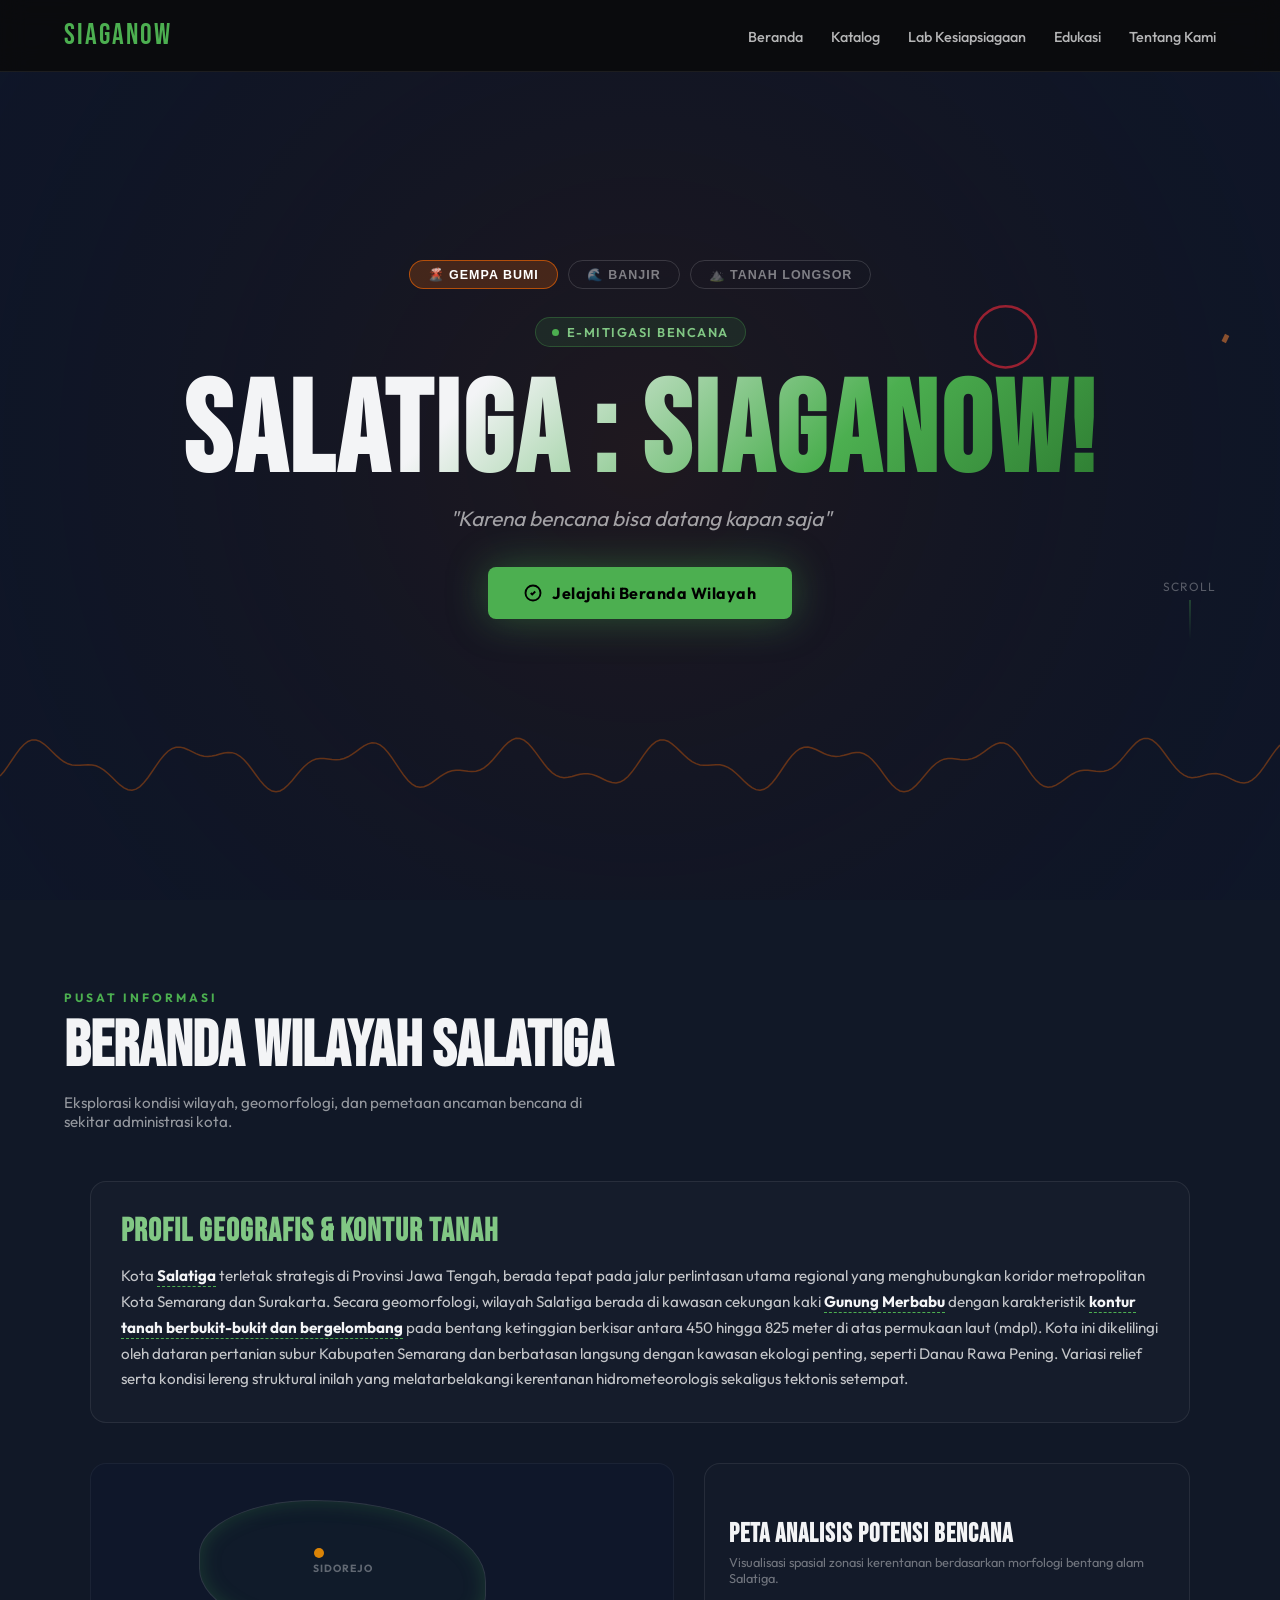
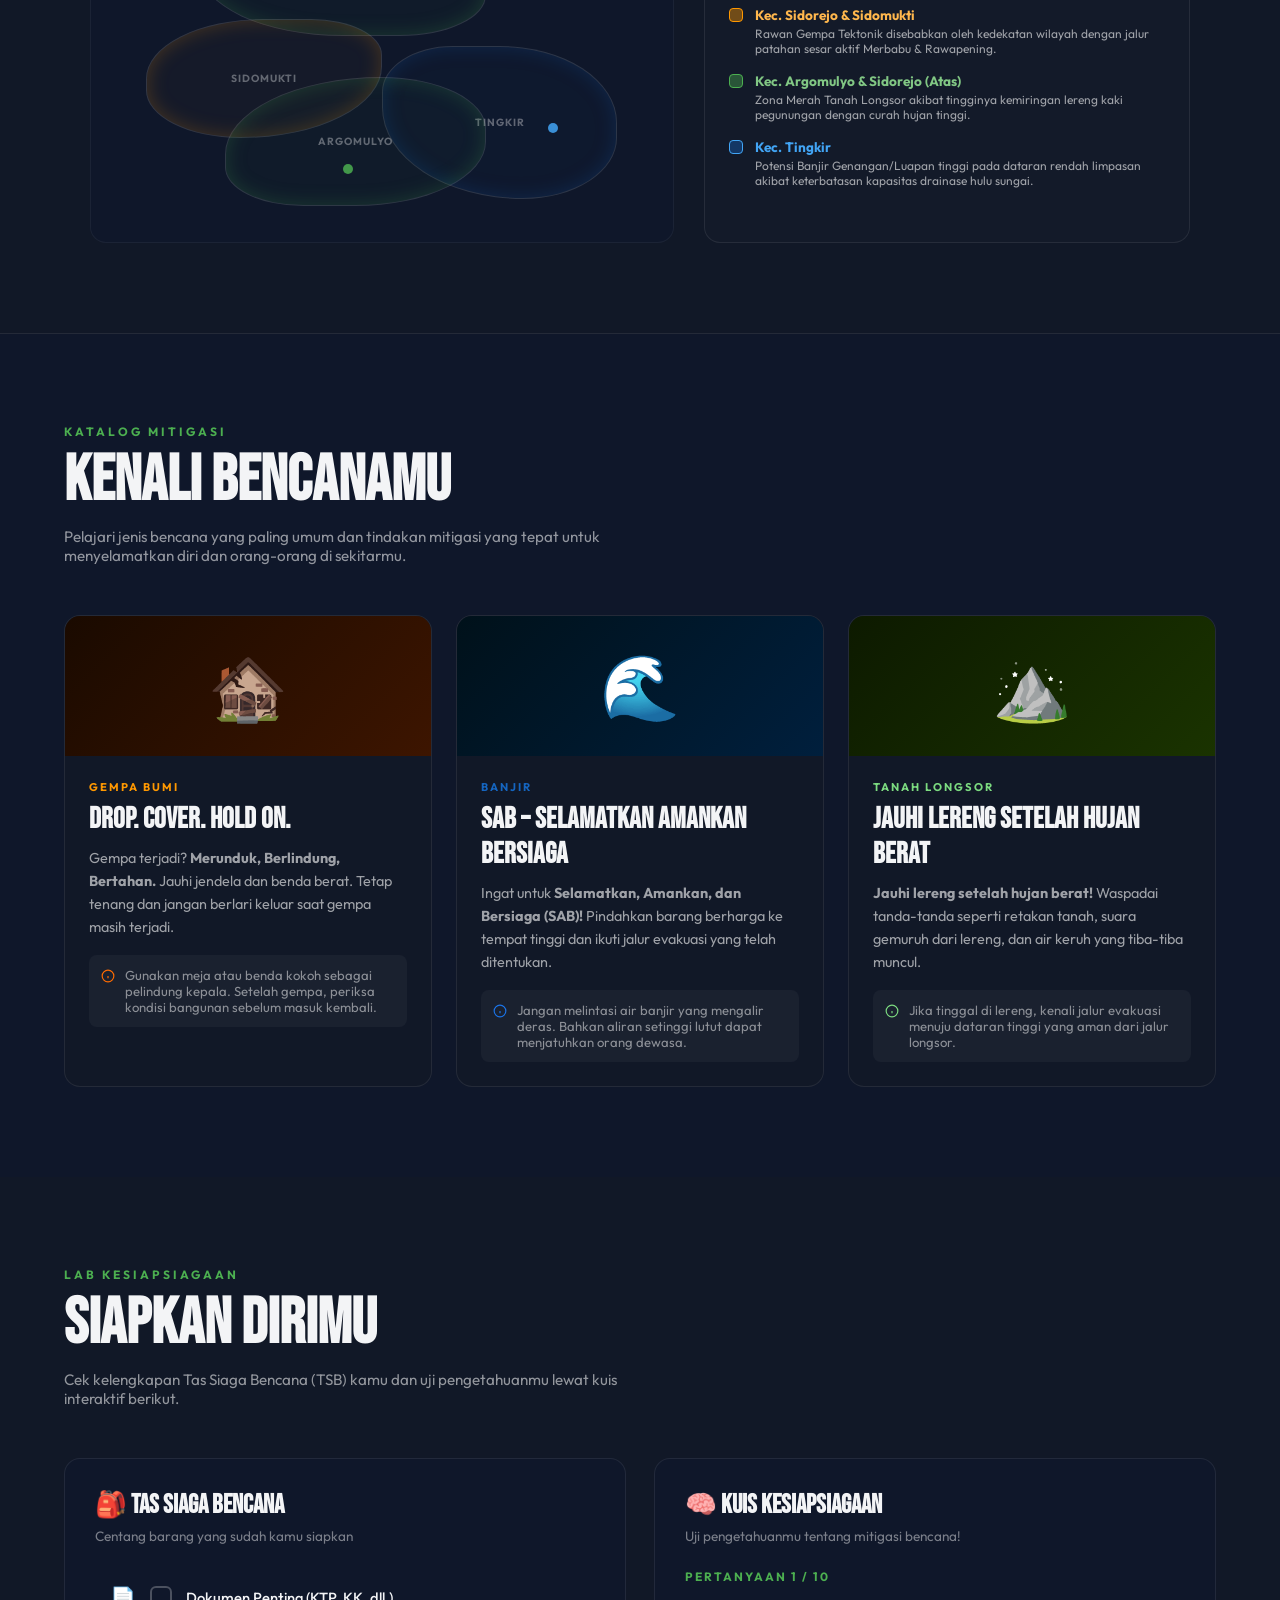
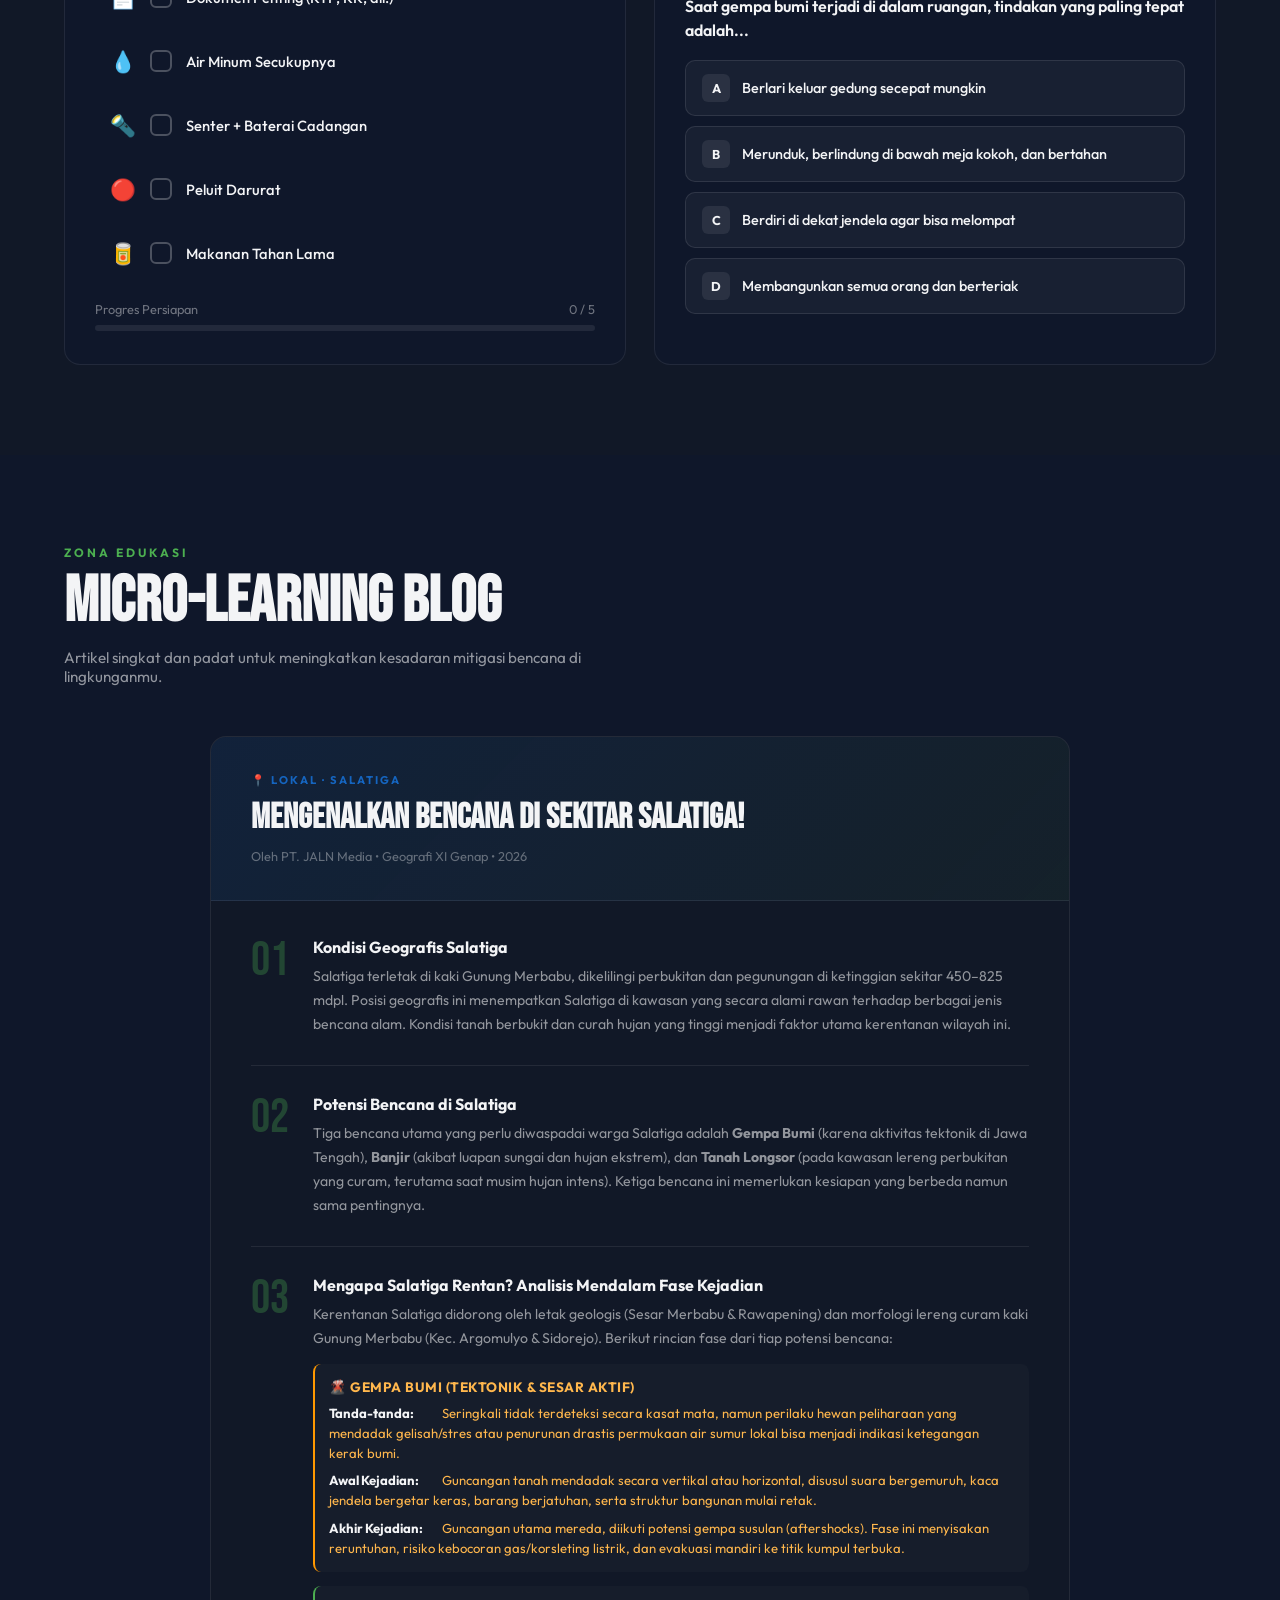
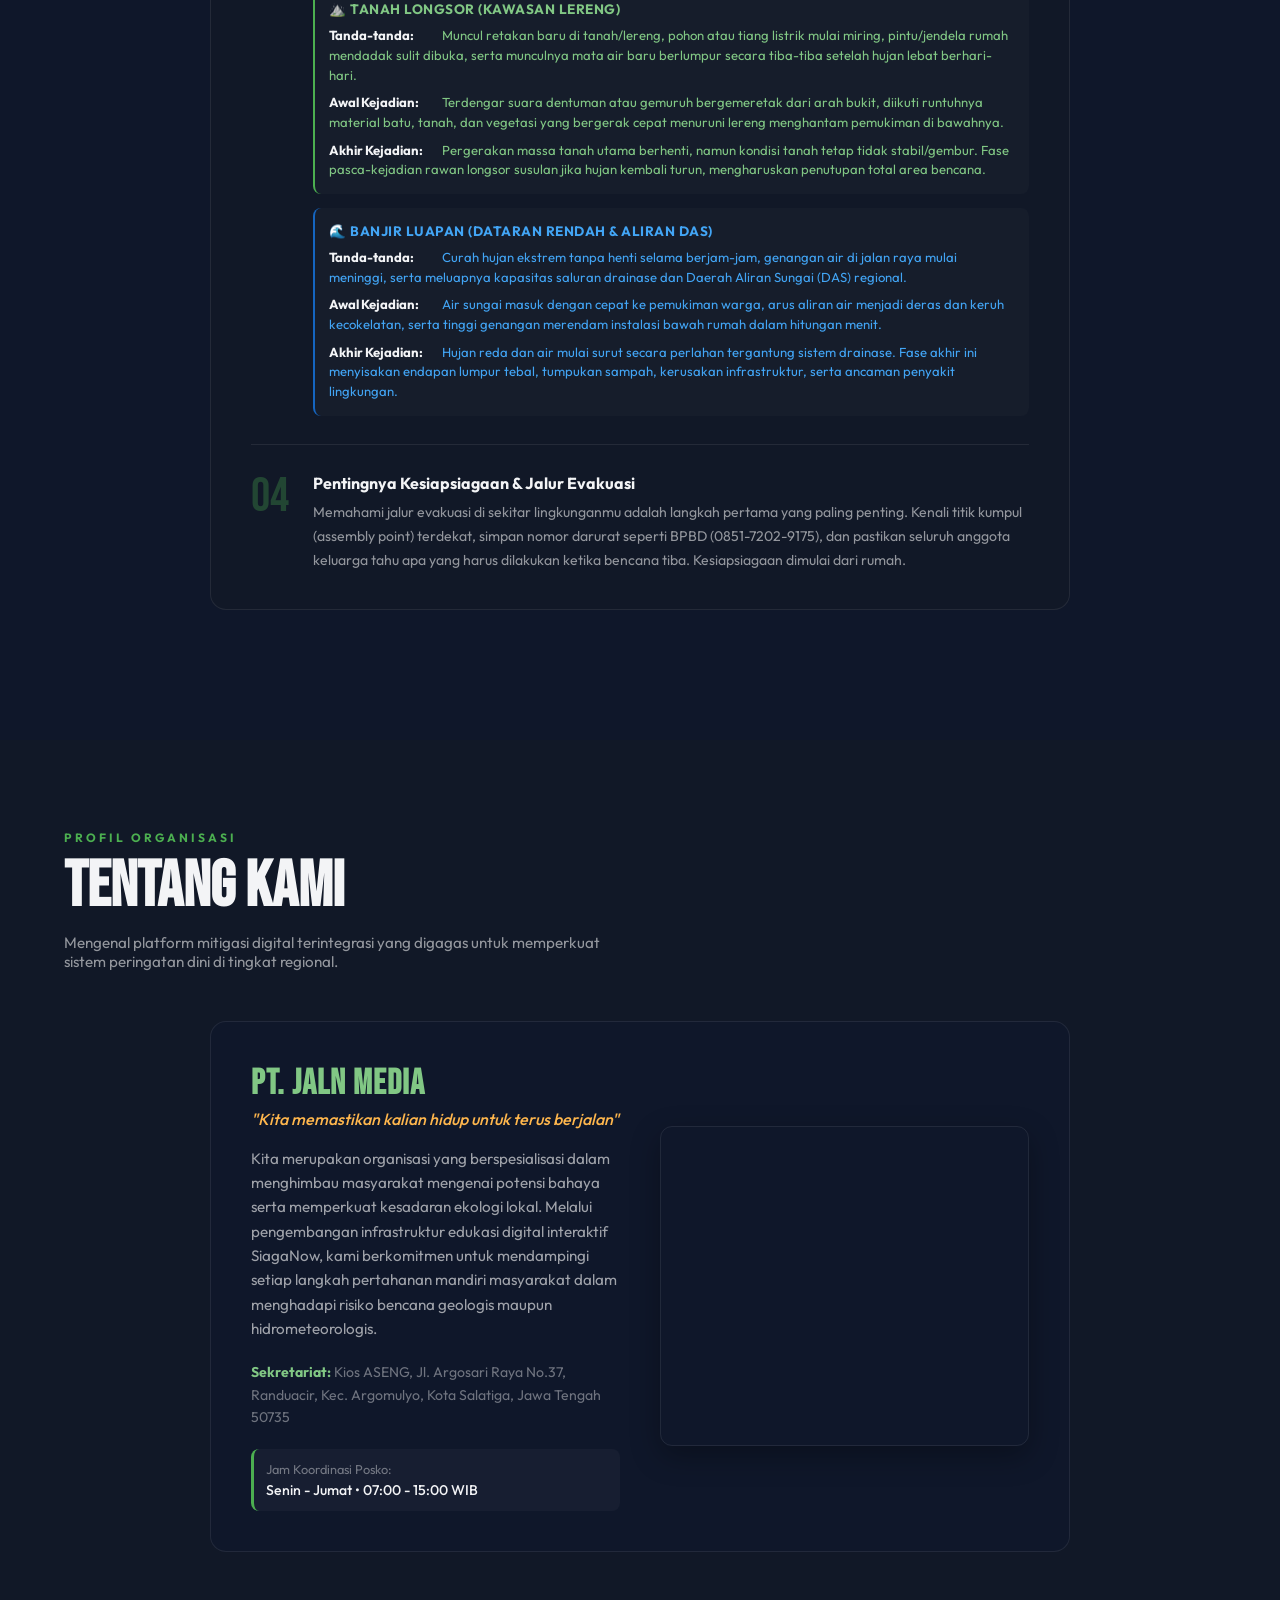
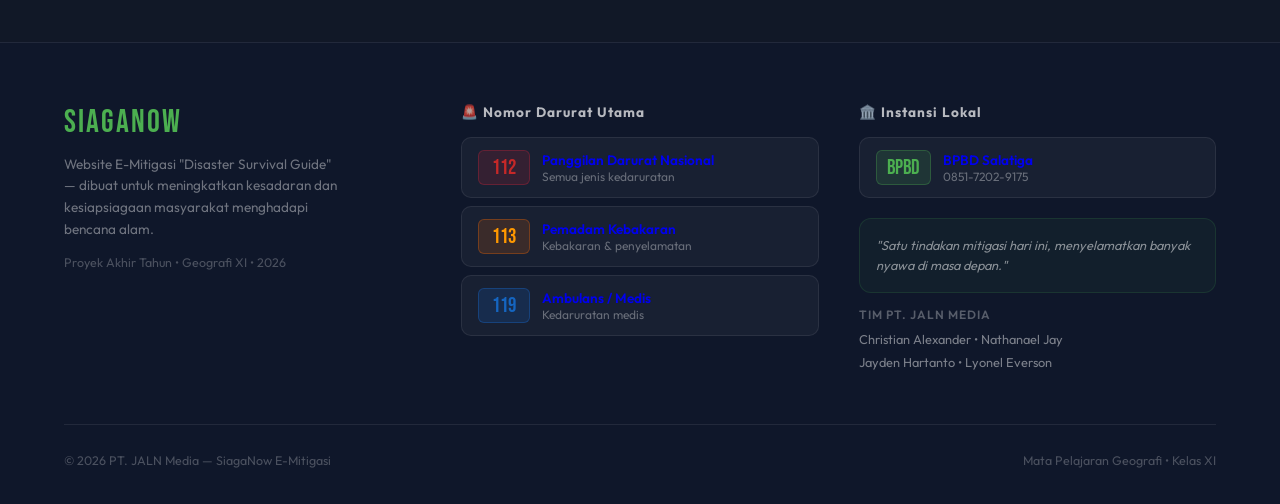
<file: bebekdengklek.html>
<!DOCTYPE html>
<html lang="id">
<head>
<meta charset="UTF-8">
<meta name="viewport" content="width=device-width, initial-scale=1.0">
<title>Salatiga : SIAGANOW! – E-Mitigasi</title>
<link href="https://fonts.googleapis.com/css2?family=Bebas+Neue&family=Outfit:wght@300;400;500;600;700&display=swap" rel="stylesheet">
<style>
  :root {
    /* PRIMARY → hijau tema utama */
    --primary:       #4caf50;
    --primary-light: #81c784;
    --primary-dark:  #2e7d32;

    /* ACCENTS & OTHER VISUALS */
    --orange:        #ff9800;
    --orange-light:  #ffb74d;
    --red:           #c62828;
    --red-light:     #ef5350;
    --blue:          #1565c0;
    --blue-light:    #42a5f5;

    /* NEUTRALS */
    --white:  #f3f4f6;
    --grey:   #6b7280;
    --dark:   #0f172a;
    --dark-2: #111827;
    --border: rgba(255,255,255,0.08);
}
  *, *::before, *::after { margin:0; padding:0; box-sizing:border-box; }
  html { scroll-behavior: smooth; }

  body {
    font-family: 'Outfit', sans-serif;
    background: var(--dark);
    color: var(--white);
    overflow-x: hidden;
  }

  /* NAV */
  nav {
    position: fixed; top:0; left:0; right:0; z-index:100;
    display:flex; align-items:center; justify-content:space-between;
    padding: 18px 5%;
    background: rgba(10,10,10,0.85);
    backdrop-filter: blur(12px);
    border-bottom: 1px solid var(--border);
  }
  .nav-logo { font-family:'Bebas Neue',sans-serif; font-size:1.8rem; letter-spacing:2px; color:var(--primary); }
  .nav-links { display:flex; gap:28px; list-style:none; }
  .nav-links a { color:rgba(255,255,255,0.7); text-decoration:none; font-size:.9rem; font-weight:500; transition:color .2s; }
  .nav-links a:hover { color:var(--primary); }

  /* HERO */
  #hero {
    min-height: 100vh;
    display:flex; flex-direction:column; align-items:center; justify-content:center;
    text-align:center; position:relative; padding: 120px 5% 80px;
    background: var(--dark);
    overflow:hidden;
  }
  #hero-canvas {
    position:absolute; inset:0; width:100%; height:100%; pointer-events:none; z-index:0;
  }
  #hero > *:not(#hero-canvas) { position:relative; z-index:1; }

  /* disaster tabs */
  .disaster-tabs {
    display:flex; gap:10px; margin-bottom:28px; justify-content:center;
    animation: fadeUp .6s .05s ease both;
  }
  .dtab {
    padding:6px 18px; border-radius:999px; border:1px solid rgba(255,255,255,0.15);
    font-size:.78rem; font-weight:600; letter-spacing:1px; text-transform:uppercase;
    cursor:pointer; transition:all .25s; background:transparent; color:rgba(255,255,255,0.45);
  }
  .dtab.active { color:#fff; }
  .dtab[data-d="gempa"].active { background:rgba(255,107,0,0.2); border-color:rgba(255,107,0,0.6); }
  .dtab[data-d="banjir"].active { background:rgba(26,115,232,0.2); border-color:rgba(26,115,232,0.6); }
  .dtab[data-d="longsor"].active { background:rgba(76,175,80,0.2); border-color:rgba(76,175,80,0.6); }
  
  .hero-badge {
    display:inline-flex; align-items:center; gap:8px;
    background: rgba(76,175,80,0.12); border:1px solid rgba(76,175,80,0.3);
    color:var(--primary-light); font-size:.8rem; font-weight:600; letter-spacing:1.5px; text-transform:uppercase;
    padding:6px 16px; border-radius:999px; margin-bottom:28px;
    animation: fadeUp .6s ease both;
  }
  .hero-badge span { width:7px;height:7px;border-radius:50%;background:var(--primary);animation:pulse 1.5s infinite; }
  @keyframes pulse { 0%,100%{opacity:1} 50%{opacity:.3} }

  h1 {
    font-family:'Bebas Neue',sans-serif;
    font-size: clamp(3.5rem,10vw,8.5rem);
    line-height:.92; letter-spacing:3px;
    background: linear-gradient(135deg, var(--white) 30%, var(--primary) 70%, var(--primary-dark));
    -webkit-background-clip:text; -webkit-text-fill-color:transparent; background-clip:text;
    animation: fadeUp .7s .1s ease both;
  }
  .hero-sub {
    font-size:clamp(1rem,2.5vw,1.3rem); color:rgba(255,255,255,0.6);
    margin:12px auto 36px; max-width:500px; font-style:italic;
    animation: fadeUp .7s .2s ease both;
  }

  .cta-btn {
    display:inline-flex; align-items:center; gap:10px;
    background: var(--primary); color:#000;
    font-weight:700; font-size:1rem; letter-spacing:.5px;
    padding:16px 36px; border-radius:8px; text-decoration:none;
    transition: transform .2s, box-shadow .2s;
    animation: fadeUp .7s .3s ease both;
    box-shadow: 0 0 40px rgba(76,175,80,0.4);
  }
  .cta-btn:hover { transform:translateY(-3px); box-shadow:0 8px 50px rgba(76,175,80,0.6); }
  .cta-btn svg { width:18px;height:18px; }

  .hero-scroll {
    position:absolute; bottom:40px; left:50%; transform:translateX(-50%);
    display:flex; flex-direction:column; align-items:center; gap:6px;
    color:rgba(255,255,255,0.3); font-size:.75rem; letter-spacing:1px;
    animation: fadeIn 1s 1s ease both;
  }
  .hero-scroll::after {
    content:''; width:1px;height:40px;background:linear-gradient(to bottom,rgba(76,175,80,0.6),transparent);
    animation:scrollLine 1.5s infinite;
  }
  @keyframes scrollLine { 0%{opacity:0;transform:scaleY(0);transform-origin:top} 50%{opacity:1} 100%{opacity:0;transform:scaleY(1);transform-origin:top} }

  @keyframes fadeUp { from{opacity:0;transform:translateY(30px)} to{opacity:1;transform:translateY(0)} }
  @keyframes fadeIn { from{opacity:0} to{opacity:1} }

  /* SECTION COMMON */
  section { padding:90px 5%; }
  .section-label {
    font-size:.75rem; font-weight:700; letter-spacing:3px; text-transform:uppercase;
    color:var(--primary); margin-bottom:10px;
  }
  .section-title {
    font-family:'Bebas Neue',sans-serif; font-size:clamp(2.5rem,6vw,4rem); line-height:1;
    margin-bottom:14px;
  }
  .section-desc { color:rgba(255,255,255,0.55); font-size:.95rem; max-width:560px; margin-bottom:50px; }

  /* BERANDA INTEGRASI SALATIGA */
  #beranda { background: var(--dark-2); border-bottom: 1px solid var(--border); }
  .beranda-container {
    max-width: 1100px; margin: 0 auto; display: flex; flex-direction: column; gap: 40px;
  }
  .beranda-intro {
    background: rgba(255, 255, 255, 0.02); border: 1px solid var(--border); border-radius: 16px; padding: 30px;
  }
  .beranda-intro h3 { font-family: 'Bebas Neue', sans-serif; font-size: 2rem; color: var(--primary-light); margin-bottom: 12px; letter-spacing: 1px; }
  .beranda-intro p { font-size: 0.95rem; line-height: 1.7; color: rgba(255, 255, 255, 0.75); }
  .beranda-intro strong { color: var(--white); border-bottom: 1px dashed var(--primary); padding-bottom: 1px; }

  .beranda-interactive-grid {
    display: grid; grid-template-columns: 1.2fr 1fr; gap: 30px;
  }
  .map-visual-wrap {
    background: var(--dark); border: 1px solid rgba(255,255,255,0.05); border-radius: 16px;
    position: relative; height: 380px; display: flex; align-items: center; justify-content: center; overflow: hidden;
  }
  .map-vector { width: 90%; height: 90%; position: relative; opacity: 0.85; }
  .district-poly { position: absolute; border: 1.5px solid rgba(255,255,255,0.15); background: rgba(255,255,255,0.02); display: flex; align-items: center; justify-content: center; font-size: 0.65rem; font-weight: 700; color: rgba(255,255,255,0.4); transition: all 0.3s; cursor: pointer; text-transform: uppercase; letter-spacing: 1px; }
  .district-poly:hover { background: rgba(76,175,80,0.1); border-color: var(--primary); color: #fff; z-index: 10; transform: scale(1.02); }
  
  /* Mock layout positions of Salatiga districts */
  .dist-sidorejo { width: 55%; height: 40%; top: 5%; left: 15%; border-radius: 40% 60% 30% 50%; }
  .dist-sidomukti { width: 45%; height: 35%; top: 40%; left: 5%; border-radius: 50% 30% 60% 40%; }
  .dist-tingkir { width: 45%; height: 45%; top: 48%; right: 5%; border-radius: 30% 50% 40% 60%; }
  .dist-argomulyo { width: 50%; height: 38%; bottom: 5%; left: 20%; border-radius: 60% 40% 50% 30%; }
  
  /* Hazard Overlays */
  .zone-quake { box-shadow: inset 0 0 20px rgba(255, 152, 0, 0.25); background: rgba(255, 152, 0, 0.03); }
  .zone-landslide { box-shadow: inset 0 0 20px rgba(76, 175, 80, 0.25); background: rgba(76, 175, 80, 0.03); }
  .zone-flood { box-shadow: inset 0 0 20px rgba(21, 101, 192, 0.25); background: rgba(21, 101, 192, 0.03); }
  
  /* Pulse Hotspots */
  .hotspot { position: absolute; width: 10px; height: 10px; border-radius: 50%; display: inline-block; pointer-events: none; }
  .hotspot::after { content: ''; position: absolute; inset: -4px; border-radius: 50%; border: 2px solid inherit; animation: pulse 1.8s infinite; opacity: 0; }
  .hs-quake { background: var(--orange); left: 40%; top: 35%; }
  .hs-quake::after { border-color: var(--orange); }
  .hs-landslide { background: var(--primary); left: 45%; bottom: 25%; }
  .hs-landslide::after { border-color: var(--primary); }
  .hs-flood { background: var(--blue-light); right: 25%; top: 50%; }
  .hs-flood::after { border-color: var(--blue-light); }
  
  .map-legend { display: flex; flex-direction: column; justify-content: center; background: rgba(255, 255, 255, 0.01); border: 1px solid var(--border); padding: 24px; border-radius: 16px; }
  .map-legend h4 { font-family: 'Bebas Neue', sans-serif; font-size: 1.6rem; letter-spacing: 1px; color: var(--white); margin-bottom: 4px; }
  .legend-item { display: flex; align-items: flex-start; gap: 12px; margin-top: 16px; font-size: 0.85rem; color: rgba(255,255,255,0.6); }
  .legend-color { width: 14px; height: 14px; border-radius: 4px; flex-shrink: 0; margin-top: 2px; }

  @media(max-width:768px){
    .beranda-interactive-grid { grid-template-columns: 1fr; gap: 20px; }
    .map-visual-wrap { height: 280px; }
  }

  /* KATALOG MITIGASI */
  #katalog { background:var(--dark); }
  .katalog-grid { display:grid; grid-template-columns:repeat(auto-fit,minmax(280px,1fr)); gap:24px; }
  .bencana-card {
    background:var(--dark-2);
    border:1px solid var(--border);
    border-radius:16px; overflow:hidden;
    transition:transform .3s, border-color .3s;
    cursor:default;
    position:relative;
  }
  .bencana-card:hover { transform:translateY(-6px); }
  .bencana-card:hover .card-glow { opacity:1; }
  .card-glow {
    position:absolute; inset:0; border-radius:16px; opacity:0;
    transition:opacity .3s; pointer-events:none;
    border:1px solid; 
  }
  .card-icon-wrap {
    height:140px; display:flex; align-items:center; justify-content:center;
    font-size:4rem; position:relative; overflow:hidden;
  }
  .card-body { padding:24px; }
  .card-type { font-size:.7rem; font-weight:700; letter-spacing:2px; text-transform:uppercase; margin-bottom:8px; }
  .card-title { font-family:'Bebas Neue',sans-serif; font-size:1.8rem; margin-bottom:10px; }
  .card-msg { font-size:.9rem; color:rgba(255,255,255,0.6); line-height:1.6; }
  .card-tip {
    margin-top:16px; display:flex; align-items:flex-start; gap:10px;
    background:rgba(255,255,255,0.04); border-radius:8px; padding:12px;
    font-size:.82rem; color:rgba(255,255,255,0.5);
  }
  .card-tip svg { flex-shrink:0; margin-top:2px; }

  /* Gempa */
  .card-gempa .card-icon-wrap { background:linear-gradient(135deg,#1a0a00,#3d1500); }
  .card-gempa .card-glow { border-color:var(--orange); box-shadow:inset 0 0 30px rgba(255,107,0,0.08); }
  .card-gempa .card-type { color:var(--orange); }
  /* Banjir */
  .card-banjir .card-icon-wrap { background:linear-gradient(135deg,#00111a,#001f3d); }
  .card-banjir .card-glow { border-color:var(--blue); box-shadow:inset 0 0 30px rgba(26,115,232,0.08); }
  .card-banjir .card-type { color:var(--blue); }
  /* Longsor */
  .card-longsor .card-icon-wrap { background:linear-gradient(135deg,#0d1a00,#1a3300); }
  .card-longsor .card-glow { border-color:#4CAF50; box-shadow:inset 0 0 30px rgba(76,175,80,0.08); }
  .card-longsor .card-type { color:#7CDB80; }

  /* LAB */
  #lab { background:var(--dark-2); }
  .lab-grid { display:grid; grid-template-columns:1fr 1fr; gap:28px; }
  @media(max-width:768px){ .lab-grid{grid-template-columns:1fr;} }

  /* CHECKLIST */
  .checklist-card {
    background:var(--dark); border:1px solid var(--border); border-radius:16px; padding:30px;
  }
  .checklist-card h3 { font-family:'Bebas Neue',sans-serif; font-size:1.6rem; margin-bottom:6px; }
  .checklist-sub { color:rgba(255,255,255,0.45); font-size:.85rem; margin-bottom:24px; }
  .checklist-item {
    display:flex; align-items:center; gap:14px;
    padding:14px; border-radius:10px; cursor:pointer;
    transition:background .2s; user-select:none;
    border:1px solid transparent; margin-bottom:8px;
  }
  .checklist-item:hover { background:rgba(255,255,255,0.04); }
  .checklist-item.checked { background:rgba(76,175,80,0.07); border-color:rgba(76,175,80,0.2); }
  .check-box {
    width:22px; height:22px; border-radius:6px; border:2px solid rgba(255,255,255,0.25);
    display:flex; align-items:center; justify-content:center; flex-shrink:0;
    transition:all .2s;
  }
  .checklist-item.checked .check-box { background:var(--primary); border-color:var(--primary); }
  .check-box svg { width:13px;height:13px; opacity:0; transition:opacity .2s; }
  .checklist-item.checked .check-box svg { opacity:1; fill: none; stroke: black; stroke-width: 2.5; }
  .check-label { font-size:.92rem; font-weight:500; }
  .checklist-item.checked .check-label { text-decoration:line-through; color:rgba(255,255,255,0.4); }
  .checklist-icon { font-size:1.3rem; }
  .progress-bar-wrap { margin-top:20px; }
  .progress-label { display:flex; justify-content:space-between; font-size:.8rem; color:rgba(255,255,255,0.4); margin-bottom:8px; }
  .progress-track { background:rgba(255,255,255,0.08); border-radius:999px; height:6px; overflow:hidden; }
  .progress-fill { height:100%; background:linear-gradient(90deg,var(--primary),var(--primary-light)); border-radius:999px; transition:width .4s ease; }

  /* QUIZ */
  .quiz-card {
    background:var(--dark); border:1px solid var(--border); border-radius:16px; padding:30px;
  }
  .quiz-card h3 { font-family:'Bebas Neue',sans-serif; font-size:1.6rem; margin-bottom:6px; }
  .quiz-sub { color:rgba(255,255,255,0.45); font-size:.85rem; margin-bottom:24px; }
  .quiz-num { font-size:.75rem; font-weight:700; letter-spacing:2px; text-transform:uppercase; color:var(--primary); margin-bottom:10px; }
  .quiz-q { font-size:1rem; font-weight:600; line-height:1.5; margin-bottom:18px; }
  .quiz-opts { display:flex; flex-direction:column; gap:10px; }
  .quiz-opt {
    display:flex; align-items:center; gap:12px;
    background:rgba(255,255,255,0.04); border:1px solid rgba(255,255,255,0.1);
    border-radius:10px; padding:13px 16px; cursor:pointer; transition:all .2s;
    font-size:.9rem; font-weight:500;
  }
  .quiz-opt:hover { background:rgba(76,175,80,0.08); border-color:rgba(76,175,80,0.3); }
  .quiz-opt.correct { background:rgba(76,175,80,0.12); border-color:#4CAF50; color:#7CDB80; }
  .quiz-opt.wrong { background:rgba(215,38,56,0.12); border-color:var(--red); color:#ff6b7a; }
  .opt-letter {
    width:28px; height:28px; border-radius:6px; background:rgba(255,255,255,0.08);
    display:flex; align-items:center; justify-content:center;
    font-size:.8rem; font-weight:700; flex-shrink:0;
  }
  .quiz-feedback {
    margin-top:16px; padding:14px; border-radius:10px; font-size:.87rem; line-height:1.5;
    display:none;
  }
  .quiz-feedback.show { display:block; }
  .quiz-feedback.ok { background:rgba(76,175,80,0.1); border:1px solid rgba(76,175,80,0.3); color:#7CDB80; }
  .quiz-feedback.bad { background:rgba(215,38,56,0.1); border:1px solid rgba(215,38,56,0.3); color:#ff6b7a; }
  .quiz-nav { display:flex; gap:12px; margin-top:20px; }
  .quiz-btn {
    padding:10px 22px; border-radius:8px; font-size:.85rem; font-weight:600;
    cursor:pointer; border:none; transition:all .2s;
  }
  .quiz-btn.primary { background:var(--primary); color:#000; }
  .quiz-btn.primary:hover { background:var(--primary-light); }
  .quiz-btn.secondary { background:rgba(255,255,255,0.08); color:var(--white); }
  .quiz-btn.secondary:hover { background:rgba(255,255,255,0.14); }
  .quiz-score { text-align:center; padding:20px 0; display:none; }
  .quiz-score.show { display:block; }
  .score-num { font-family:'Bebas Neue',sans-serif; font-size:5rem; color:var(--primary); line-height:1; }
  .score-label { font-size:.9rem; color:rgba(255,255,255,0.5); margin-top:6px; }

  /* BLOG */
  #blog { background:var(--dark); }
  .blog-card {
    background:var(--dark-2); border:1px solid var(--border); border-radius:16px; overflow:hidden;
    max-width:860px; margin:0 auto 40px;
  }
  .blog-header {
    padding:36px 40px; border-bottom:1px solid var(--border);
    background: linear-gradient(135deg,rgba(26,115,232,0.1),rgba(76,175,80,0.06));
  }
  .blog-tag { font-size:.7rem; font-weight:700; letter-spacing:2px; text-transform:uppercase; color:var(--blue); margin-bottom:12px; }
  .blog-title { font-family:'Bebas Neue',sans-serif; font-size:2.2rem; line-height:1.1; margin-bottom:10px; }
  .blog-meta { font-size:.8rem; color:rgba(255,255,255,0.35); }
  .blog-content { padding:36px 40px; }
  .blog-point {
    display:flex; gap:18px; align-items:flex-start; margin-bottom:28px; padding-bottom:28px;
    border-bottom:1px solid var(--border);
  }
  .blog-point:last-child { margin-bottom:0; padding-bottom:0; border-bottom:none; }
  .blog-point-num {
    font-family:'Bebas Neue',sans-serif; font-size:3rem; line-height:1;
    color:var(--primary); opacity:.3; flex-shrink:0; width:44px;
  }
  .blog-point-body h4 { font-weight:700; font-size:1rem; margin-bottom:8px; }
  .blog-point-body p { font-size:.88rem; color:rgba(255,255,255,0.55); line-height:1.7; }
  
  /* Timeline Details inside Blog */
  .disaster-timeline {
    margin-top: 14px; background: rgba(255,255,255,0.02); border-radius: 8px; padding: 14px;
    border-left: 2px solid rgba(255,255,255,0.1);
  }
  .disaster-timeline-title { font-size: 0.85rem; font-weight: 700; text-transform: uppercase; letter-spacing: 0.5px; margin-bottom: 8px; }
  .dt-gempa { color: var(--orange-light); border-left-color: var(--orange); }
  .dt-longsor { color: var(--primary-light); border-left-color: var(--primary); }
  .dt-banjir { color: var(--blue-light); border-left-color: var(--blue); }
  
  .timeline-phase { margin-bottom: 8px; font-size: 0.82rem; line-height: 1.5; }
  .timeline-phase:last-child { margin-bottom: 0; }
  .timeline-phase strong { color: var(--white); display: inline-block; width: 110px; }

  /* LOKASI / OFFICE SECTION */
  #lokasi { background: var(--dark-2); }
  .maps-container {
    display: grid; grid-template-columns: 1fr 1fr; gap: 40px; align-items: center;
    background: var(--dark); border: 1px solid var(--border); border-radius: 16px; padding: 40px;
    max-width: 860px; margin: 0 auto;
  }
  .maps-info h3 { font-family: 'Bebas Neue', sans-serif; font-size: 2.2rem; margin-bottom: 4px; letter-spacing: 1px; color: var(--primary-light); }
  .maps-info .slogan { font-size: 1rem; font-style: italic; font-weight: 500; color: var(--orange-light); margin-bottom: 18px; }
  .maps-info p { color: rgba(255,255,255,0.6); line-height: 1.6; margin-bottom: 20px; font-size: .95rem; }
  .maps-iframe-wrap {
    border-radius: 12px; overflow: hidden; border: 1px solid var(--border); height: 320px; position: relative;
    box-shadow: 0 10px 30px rgba(0,0,0,0.3);
  }
  .maps-iframe-wrap iframe { width: 100%; height: 100%; border: 0; filter: grayscale(30%) invert(90%) contrast(90%); }
  @media(max-width:768px){ 
    .maps-container { grid-template-columns: 1fr; padding: 24px; } 
    .maps-iframe-wrap { height: 260px; }
  }

  /* FOOTER */
  footer {
    background:var(--dark); border-top:1px solid var(--border);
    padding:60px 5% 36px;
  }
  .footer-grid { display:grid; grid-template-columns:1fr 1fr 1fr; gap:40px; margin-bottom:50px; }
  @media(max-width:768px){.footer-grid{grid-template-columns:1fr;}}
  .footer-brand .nav-logo { font-size:2rem; display:block; margin-bottom:12px; }
  .footer-brand p { font-size:.85rem; color:rgba(255,255,255,0.4); line-height:1.6; max-width:280px; }
  .footer-col h5 { font-weight:700; font-size:.85rem; letter-spacing:1px; margin-bottom:16px; color:rgba(255,255,255,0.7); }
  .emergency-num {
    display:flex; align-items:center; gap:12px;
    padding:12px 16px; background:rgba(255,255,255,0.04);
    border:1px solid var(--border); border-radius:10px; margin-bottom:8px; cursor:pointer;
    transition:border-color .2s;
    text-decoration:none;
  }
  .emergency-num:hover { border-color:var(--primary); }
  .num-badge {
    font-family:'Bebas Neue',sans-serif; font-size:1.3rem;
    padding:4px 10px; border-radius:6px; min-width:52px; text-align:center;
  }
  .num-badge.red { background:rgba(215,38,56,0.15); color:var(--red); border:1px solid rgba(215,38,56,0.3); }
  .num-badge.orange { background:rgba(255,107,0,0.15); color:var(--orange); border:1px solid rgba(255,107,0,0.3); }
  .num-badge.blue { background:rgba(26,115,232,0.15); color:var(--blue); border:1px solid rgba(26,115,232,0.3); }
  .num-badge.green { background:rgba(76,175,80,0.15); color:#4CAF50; border:1px solid rgba(76,175,80,0.3); }
  .num-info { display:flex; flex-direction:column; }
  .num-name { font-weight:600; font-size:.85rem; }
  .num-desc { font-size:.75rem; color:rgba(255,255,255,0.35); }
  .footer-bottom {
    border-top:1px solid var(--border); padding-top:28px;
    display:flex; align-items:center; justify-content:space-between;
    font-size:.78rem; color:rgba(255,255,255,0.25);
  }
  .team-tag { font-size:.78rem; color:rgba(255,255,255,0.25); }

  /* RESPONSIVE */
  @media(max-width:768px){
    nav { padding:14px 4%; }
    .nav-links { display:none; }
    h1 { font-size: clamp(3rem,14vw,6rem); }
    section { padding:60px 4%; }
    .katalog-grid { grid-template-columns:1fr; }
    .blog-header, .blog-content { padding:24px 22px; }
  }
</style>
</head>
<body>

<nav>
  <span class="nav-logo">SiagaNow</span>
  <ul class="nav-links">
    <li><a href="#beranda">Beranda</a></li>
    <li><a href="#katalog">Katalog</a></li>
    <li><a href="#lab">Lab Kesiapsiagaan</a></li>
    <li><a href="#blog">Edukasi</a></li>
    <li><a href="#lokasi">Tentang Kami</a></li>
  </ul>
</nav>

<section id="hero">
  <canvas id="hero-canvas"></canvas>
  <div class="disaster-tabs">
    <button class="dtab active" data-d="gempa" onclick="switchDisaster('gempa',this)">🌋 Gempa Bumi</button>
    <button class="dtab" data-d="banjir" onclick="switchDisaster('banjir',this)">🌊 Banjir</button>
    <button class="dtab" data-d="longsor" onclick="switchDisaster('longsor',this)">⛰️ Tanah Longsor</button>
  </div>
  <div class="hero-badge"><span></span>E-Mitigasi Bencana</div>
  
  <h1>Salatiga : SIAGANOW!</h1>
  
  <p class="hero-sub">"Karena bencana bisa datang kapan saja"</p>

  <a href="#beranda" class="cta-btn">
    <svg viewBox="0 0 24 24" fill="none" stroke="currentColor" stroke-width="2.5"><path d="M9 12l2 2 4-4"/><circle cx="12" cy="12" r="10"/></svg>
    Jelajahi Beranda Wilayah
  </a>
  <div class="hero-scroll">SCROLL</div>
</section>

<section id="beranda">
  <p class="section-label">Pusat Informasi</p>
  <h2 class="section-title">Beranda Wilayah Salatiga</h2>
  <p class="section-desc">Eksplorasi kondisi wilayah, geomorfologi, dan pemetaan ancaman bencana di sekitar administrasi kota.</p>

  <div class="beranda-container">
    <div class="beranda-intro">
      <h3>Profil Geografis & Kontur Tanah</h3>
      <p>
        Kota <strong>Salatiga</strong> terletak strategis di Provinsi Jawa Tengah, berada tepat pada jalur perlintasan utama regional yang menghubungkan koridor metropolitan Kota Semarang dan Surakarta. Secara geomorfologi, wilayah Salatiga berada di kawasan cekungan kaki <strong>Gunung Merbabu</strong> dengan karakteristik <strong>kontur tanah berbukit-bukit dan bergelombang</strong> pada bentang ketinggian berkisar antara 450 hingga 825 meter di atas permukaan laut (mdpl). Kota ini dikelilingi oleh dataran pertanian subur Kabupaten Semarang dan berbatasan langsung dengan kawasan ekologi penting, seperti Danau Rawa Pening. Variasi relief serta kondisi lereng struktural inilah yang melatarbelakangi kerentanan hidrometeorologis sekaligus tektonis setempat.
      </p>
    </div>

    <div class="beranda-interactive-grid">
      <div class="map-visual-wrap">
        <div class="map-vector">
          <div class="district-poly dist-sidorejo zone-quake zone-landslide">Sidorejo<span class="hotspot hs-quake"></span></div>
          <div class="district-poly dist-sidomukti zone-quake">Sidomukti</div>
          <div class="district-poly dist-tingkir zone-flood">Tingkir<span class="hotspot hs-flood"></span></div>
          <div class="district-poly dist-argomulyo zone-landslide">Argomulyo<span class="hotspot hs-landslide"></span></div>
        </div>
      </div>
      
      <div class="map-legend">
        <h4>Peta Analisis Potensi Bencana</h4>
        <p style="font-size: 0.8rem; color: rgba(255,255,255,0.4); margin-bottom: 4px;">Visualisasi spasial zonasi kerentanan berdasarkan morfologi bentang alam Salatiga.</p>
        
        <div class="legend-item">
          <div class="legend-color" style="background: rgba(255, 152, 0, 0.4); border: 1px solid var(--orange);"></div>
          <div>
            <strong style="color: var(--orange-light)">Kec. Sidorejo & Sidomukti</strong>
            <p style="font-size: 0.75rem; margin-top: 2px">Rawan Gempa Tektonik disebabkan oleh kedekatan wilayah dengan jalur patahan sesar aktif Merbabu & Rawapening.</p>
          </div>
        </div>
        <div class="legend-item">
          <div class="legend-color" style="background: rgba(76, 175, 80, 0.4); border: 1px solid var(--primary);"></div>
          <div>
            <strong style="color: var(--primary-light)">Kec. Argomulyo & Sidorejo (Atas)</strong>
            <p style="font-size: 0.75rem; margin-top: 2px">Zona Merah Tanah Longsor akibat tingginya kemiringan lereng kaki pegunungan dengan curah hujan tinggi.</p>
          </div>
        </div>
        <div class="legend-item">
          <div class="legend-color" style="background: rgba(21, 101, 192, 0.4); border: 1px solid var(--blue-light);"></div>
          <div>
            <strong style="color: var(--blue-light)">Kec. Tingkir</strong>
            <p style="font-size: 0.75rem; margin-top: 2px">Potensi Banjir Genangan/Luapan tinggi pada dataran rendah limpasan akibat keterbatasan kapasitas drainase hulu sungai.</p>
          </div>
        </div>
      </div>
    </div>
  </div>
</section>

<section id="katalog">
  <p class="section-label">Katalog Mitigasi</p>
  <h2 class="section-title">Kenali Bencanamu</h2>
  <p class="section-desc">Pelajari jenis bencana yang paling umum dan tindakan mitigasi yang tepat untuk menyelamatkan diri dan orang-orang di sekitarmu.</p>

  <div class="katalog-grid">
    <div class="bencana-card card-gempa">
      <div class="card-glow"></div>
      <div class="card-icon-wrap">🏚️</div>
      <div class="card-body">
        <p class="card-type">Gempa Bumi</p>
        <h3 class="card-title">DROP. COVER. HOLD ON.</h3>
        <p class="card-msg">Gempa terjadi? <strong>Merunduk, Berlindung, Bertahan.</strong> Jauhi jendela dan benda berat. Tetap tenang dan jangan berlari keluar saat gempa masih terjadi.</p>
        <div class="card-tip">
          <svg width="14" height="14" viewBox="0 0 24 24" fill="none" stroke="#FF6B00" stroke-width="2"><circle cx="12" cy="12" r="10"/><path d="M12 16v-4M12 8h.01"/></svg>
          Gunakan meja atau benda kokoh sebagai pelindung kepala. Setelah gempa, periksa kondisi bangunan sebelum masuk kembali.
        </div>
      </div>
    </div>

    <div class="bencana-card card-banjir">
      <div class="card-glow"></div>
      <div class="card-icon-wrap">🌊</div>
      <div class="card-body">
        <p class="card-type">Banjir</p>
        <h3 class="card-title">SAB – Selamatkan Amankan Bersiaga</h3>
        <p class="card-msg">Ingat untuk <strong>Selamatkan, Amankan, dan Bersiaga (SAB)!</strong> Pindahkan barang berharga ke tempat tinggi dan ikuti jalur evakuasi yang telah ditentukan.</p>
        <div class="card-tip">
          <svg width="14" height="14" viewBox="0 0 24 24" fill="none" stroke="#1A73E8" stroke-width="2"><circle cx="12" cy="12" r="10"/><path d="M12 16v-4M12 8h.01"/></svg>
          Jangan melintasi air banjir yang mengalir deras. Bahkan aliran setinggi lutut dapat menjatuhkan orang dewasa.
        </div>
      </div>
    </div>

    <div class="bencana-card card-longsor">
      <div class="card-glow"></div>
      <div class="card-icon-wrap">⛰️</div>
      <div class="card-body">
        <p class="card-type">Tanah Longsor</p>
        <h3 class="card-title">Jauhi Lereng Setelah Hujan Berat</h3>
        <p class="card-msg"><strong>Jauhi lereng setelah hujan berat!</strong> Waspadai tanda-tanda seperti retakan tanah, suara gemuruh dari lereng, dan air keruh yang tiba-tiba muncul.</p>
        <div class="card-tip">
          <svg width="14" height="14" viewBox="0 0 24 24" fill="none" stroke="#7CDB80" stroke-width="2"><circle cx="12" cy="12" r="10"/><path d="M12 16v-4M12 8h.01"/></svg>
          Jika tinggal di lereng, kenali jalur evakuasi menuju dataran tinggi yang aman dari jalur longsor.
        </div>
      </div>
    </div>
  </div>
</section>

<section id="lab">
  <p class="section-label">Lab Kesiapsiagaan</p>
  <h2 class="section-title">Siapkan Dirimu</h2>
  <p class="section-desc">Cek kelengkapan Tas Siaga Bencana (TSB) kamu dan uji pengetahuanmu lewat kuis interaktif berikut.</p>

  <div class="lab-grid">
    <div class="checklist-card">
      <h3>🎒 Tas Siaga Bencana</h3>
      <p class="checklist-sub">Centang barang yang sudah kamu siapkan</p>

      <div class="checklist-item" onclick="toggleCheck(this)">
        <span class="checklist-icon">📄</span>
        <div class="check-box"><svg viewBox="0 0 12 12"><polyline points="2,6 5,9 10,3"/></svg></div>
        <span class="check-label">Dokumen Penting (KTP, KK, dll.)</span>
      </div>
      <div class="checklist-item" onclick="toggleCheck(this)">
        <span class="checklist-icon">💧</span>
        <div class="check-box"><svg viewBox="0 0 12 12"><polyline points="2,6 5,9 10,3"/></svg></div>
        <span class="check-label">Air Minum Secukupnya</span>
      </div>
      <div class="checklist-item" onclick="toggleCheck(this)">
        <span class="checklist-icon">🔦</span>
        <div class="check-box"><svg viewBox="0 0 12 12"><polyline points="2,6 5,9 10,3"/></svg></div>
        <span class="check-label">Senter + Baterai Cadangan</span>
      </div>
      <div class="checklist-item" onclick="toggleCheck(this)">
        <span class="checklist-icon">🔴</span>
        <div class="check-box"><svg viewBox="0 0 12 12"><polyline points="2,6 5,9 10,3"/></svg></div>
        <span class="check-label">Peluit Darurat</span>
      </div>
      <div class="checklist-item" onclick="toggleCheck(this)">
        <span class="checklist-icon">🥫</span>
        <div class="check-box"><svg viewBox="0 0 12 12"><polyline points="2,6 5,9 10,3"/></svg></div>
        <span class="check-label">Makanan Tahan Lama</span>
      </div>

      <div class="progress-bar-wrap">
        <div class="progress-label">
          <span>Progres Persiapan</span>
          <span id="prog-count">0 / 5</span>
        </div>
        <div class="progress-track">
          <div class="progress-fill" id="prog-fill" style="width:0%"></div>
        </div>
      </div>
    </div>

    <div class="quiz-card">
      <h3>🧠 Kuis Kesiapsiagaan</h3>
      <p class="quiz-sub">Uji pengetahuanmu tentang mitigasi bencana!</p>
      <div id="quiz-body">
        <p class="quiz-num" id="q-num">Pertanyaan 1 / 10</p>
        <p class="quiz-q" id="q-text"></p>
        <div class="quiz-opts" id="q-opts"></div>
        <div class="quiz-feedback" id="q-feedback"></div>
        <div class="quiz-nav">
          <button class="quiz-btn primary" id="q-next" onclick="nextQ()" style="display:none">Selanjutnya →</button>
        </div>
      </div>
      <div class="quiz-score" id="quiz-score">
        <div class="score-num" id="score-val">0</div>
        <div class="score-label">dari <span id="score-total">10</span> pertanyaan benar 🎉</div>
        <button class="quiz-btn primary" onclick="resetQuiz()" style="margin-top:20px">Coba Lagi</button>
      </div>
    </div>
  </div>
</section>

<section id="blog">
  <p class="section-label">Zona Edukasi</p>
  <h2 class="section-title">Micro-Learning Blog</h2>
  <p class="section-desc">Artikel singkat dan padat untuk meningkatkan kesadaran mitigasi bencana di lingkunganmu.</p>

  <div class="blog-card">
    <div class="blog-header">
      <p class="blog-tag">📍 Lokal · Salatiga</p>
      <h3 class="blog-title">Mengenalkan Bencana di Sekitar Salatiga!</h3>
      <p class="blog-meta">Oleh PT. JALN Media • Geografi XI Genap • 2026</p>
    </div>
    <div class="blog-content">
      <div class="blog-point">
        <div class="blog-point-num">01</div>
        <div class="blog-point-body">
          <h4>Kondisi Geografis Salatiga</h4>
          <p>Salatiga terletak di kaki Gunung Merbabu, dikelilingi perbukitan dan pegunungan di ketinggian sekitar 450–825 mdpl. Posisi geografis ini menempatkan Salatiga di kawasan yang secara alami rawan terhadap berbagai jenis bencana alam. Kondisi tanah berbukit dan curah hujan yang tinggi menjadi faktor utama kerentanan wilayah ini.</p>
        </div>
      </div>
      <div class="blog-point">
        <div class="blog-point-num">02</div>
        <div class="blog-point-body">
          <h4>Potensi Bencana di Salatiga</h4>
          <p>Tiga bencana utama yang perlu diwaspadai warga Salatiga adalah <strong>Gempa Bumi</strong> (karena aktivitas tektonik di Jawa Tengah), <strong>Banjir</strong> (akibat luapan sungai dan hujan ekstrem), dan <strong>Tanah Longsor</strong> (pada kawasan lereng perbukitan yang curam, terutama saat musim hujan intens). Ketiga bencana ini memerlukan kesiapan yang berbeda namun sama pentingnya.</p>
        </div>
      </div>
      
      <div class="blog-point">
        <div class="blog-point-num">03</div>
        <div class="blog-point-body">
          <h4>Mengapa Salatiga Rentan? Analisis Mendalam Fase Kejadian</h4>
          <p>Kerentanan Salatiga didorong oleh letak geologis (Sesar Merbabu & Rawapening) dan morfologi lereng curam kaki Gunung Merbabu (Kec. Argomulyo & Sidorejo). Berikut rincian fase dari tiap potensi bencana:</p>
          
          <div class="disaster-timeline dt-gempa">
            <div class="disaster-timeline-title">🌋 Gempa Bumi (Tektonik & Sesar Aktif)</div>
            <div class="timeline-phase"><strong>Tanda-tanda:</strong> Seringkali tidak terdeteksi secara kasat mata, namun perilaku hewan peliharaan yang mendadak gelisah/stres atau penurunan drastis permukaan air sumur lokal bisa menjadi indikasi ketegangan kerak bumi.</div>
            <div class="timeline-phase"><strong>Awal Kejadian:</strong> Guncangan tanah mendadak secara vertikal atau horizontal, disusul suara bergemuruh, kaca jendela bergetar keras, barang berjatuhan, serta struktur bangunan mulai retak.</div>
            <div class="timeline-phase"><strong>Akhir Kejadian:</strong> Guncangan utama mereda, diikuti potensi gempa susulan (aftershocks). Fase ini menyisakan reruntuhan, risiko kebocoran gas/korsleting listrik, dan evakuasi mandiri ke titik kumpul terbuka.</div>
          </div>

          <div class="disaster-timeline dt-longsor">
            <div class="disaster-timeline-title">⛰️ Tanah Longsor (Kawasan Lereng)</div>
            <div class="timeline-phase"><strong>Tanda-tanda:</strong> Muncul retakan baru di tanah/lereng, pohon atau tiang listrik mulai miring, pintu/jendela rumah mendadak sulit dibuka, serta munculnya mata air baru berlumpur secara tiba-tiba setelah hujan lebat berhari-hari.</div>
            <div class="timeline-phase"><strong>Awal Kejadian:</strong> Terdengar suara dentuman atau gemuruh bergemeretak dari arah bukit, diikuti runtuhnya material batu, tanah, dan vegetasi yang bergerak cepat menuruni lereng menghantam pemukiman di bawahnya.</div>
            <div class="timeline-phase"><strong>Akhir Kejadian:</strong> Pergerakan massa tanah utama berhenti, namun kondisi tanah tetap tidak stabil/gembur. Fase pasca-kejadian rawan longsor susulan jika hujan kembali turun, mengharuskan penutupan total area bencana.</div>
          </div>

          <div class="disaster-timeline dt-banjir">
            <div class="disaster-timeline-title">🌊 Banjir Luapan (Dataran Rendah & Aliran DAS)</div>
            <div class="timeline-phase"><strong>Tanda-tanda:</strong> Curah hujan ekstrem tanpa henti selama berjam-jam, genangan air di jalan raya mulai meninggi, serta meluapnya kapasitas saluran drainase dan Daerah Aliran Sungai (DAS) regional.</div>
            <div class="timeline-phase"><strong>Awal Kejadian:</strong> Air sungai masuk dengan cepat ke pemukiman warga, arus aliran air menjadi deras dan keruh kecokelatan, serta tinggi genangan merendam instalasi bawah rumah dalam hitungan menit.</div>
            <div class="timeline-phase"><strong>Akhir Kejadian:</strong> Hujan reda dan air mulai surut secara perlahan tergantung sistem drainase. Fase akhir ini menyisakan endapan lumpur tebal, tumpukan sampah, kerusakan infrastruktur, serta ancaman penyakit lingkungan.</div>
          </div>
        </div>
      </div>
      
      <div class="blog-point">
        <div class="blog-point-num">04</div>
        <div class="blog-point-body">
          <h4>Pentingnya Kesiapsiagaan & Jalur Evakuasi</h4>
          <p>Memahami jalur evakuasi di sekitar lingkunganmu adalah langkah pertama yang paling penting. Kenali titik kumpul (assembly point) terdekat, simpan nomor darurat seperti BPBD (0851-7202-9175), dan pastikan seluruh anggota keluarga tahu apa yang harus dilakukan ketika bencana tiba. Kesiapsiagaan dimulai dari rumah.</p>
        </div>
      </div>
    </div>
  </div>
</section>

<section id="lokasi">
  <p class="section-label">Profil Organisasi</p>
  <h2 class="section-title">Tentang Kami</h2>
  <p class="section-desc">Mengenal platform mitigasi digital terintegrasi yang digagas untuk memperkuat sistem peringatan dini di tingkat regional.</p>

  <div class="maps-container">
    <div class="maps-info">
      <h3>PT. JALN Media</h3>
      <div class="slogan">"Kita memastikan kalian hidup untuk terus berjalan"</div>
      
      <p>Kita merupakan organisasi yang berspesialisasi dalam menghimbau masyarakat mengenai potensi bahaya serta memperkuat kesadaran ekologi lokal. Melalui pengembangan infrastruktur edukasi digital interaktif SiagaNow, kami berkomitmen untuk mendampingi setiap langkah pertahanan mandiri masyarakat dalam menghadapi risiko bencana geologis maupun hidrometeorologis.</p>
      
      <p style="font-size: 0.88rem; color: rgba(255,255,255,0.4);"><strong style="color: var(--primary-light);">Sekretariat:</strong> Kios ASENG, Jl. Argosari Raya No.37, Randuacir, Kec. Argomulyo, Kota Salatiga, Jawa Tengah 50735</p>
      
      <div style="margin-top: 16px; padding: 12px; background: rgba(255,255,255,0.03); border-radius: 8px; border-left: 3px solid var(--primary);">
        <span style="font-size: .8rem; color: rgba(255,255,255,0.4); display: block; margin-bottom: 2px;">Jam Koordinasi Posko:</span>
        <span style="font-size: .88rem; font-weight: 500;">Senin - Jumat • 07:00 - 15:00 WIB</span>
      </div>
    </div>
    <div class="maps-iframe-wrap">
      <iframe 
        src="https://maps.google.com/maps?q=KIOS%20ASENG%20Jl.%20Argosari%20Raya%20No.37,%20Randuacir,%20Kec.%20Argomulyo,%20Kota%20Salatiga&t=&z=16&ie=UTF8&iwloc=&output=embed" 
        allowfullscreen="" 
        loading="lazy" 
        referrerpolicy="no-referrer-when-downgrade">
      </iframe>
    </div>
  </div>
</section>

<footer id="footer">
  <div class="footer-grid">
    <div class="footer-brand">
      <span class="nav-logo">SiagaNow</span>
      <p>Website E-Mitigasi "Disaster Survival Guide" — dibuat untuk meningkatkan kesadaran dan kesiapsiagaan masyarakat menghadapi bencana alam.</p>
      <p style="margin-top:12px;font-size:.78rem;color:rgba(255,255,255,0.25);">Proyek Akhir Tahun • Geografi XI • 2026</p>
    </div>

    <div class="footer-col">
      <h5>🚨 Nomor Darurat Utama</h5>
      <a class="emergency-num" href="tel:112">
        <span class="num-badge red">112</span>
        <div class="num-info">
          <span class="num-name">Panggilan Darurat Nasional</span>
          <span class="num-desc">Semua jenis kedaruratan</span>
        </div>
      </a>
      <a class="emergency-num" href="tel:113">
        <span class="num-badge orange">113</span>
        <div class="num-info">
          <span class="num-name">Pemadam Kebakaran</span>
          <span class="num-desc">Kebakaran & penyelamatan</span>
        </div>
      </a>
      <a class="emergency-num" href="tel:119">
        <span class="num-badge blue">119</span>
        <div class="num-info">
          <span class="num-name">Ambulans / Medis</span>
          <span class="num-desc">Kedaruratan medis</span>
        </div>
      </a>
    </div>

    <div class="footer-col">
      <h5>🏛️ Instansi Lokal</h5>
      <a class="emergency-num" href="tel:6285172029175">
        <span class="num-badge green">BPBD</span>
        <div class="num-info">
          <span class="num-name">BPBD Salatiga</span>
          <span class="num-desc">0851-7202-9175</span>
        </div>
      </a>
      <div style="margin-top:20px;padding:16px;background:rgba(76,175,80,0.06);border:1px solid rgba(76,175,80,0.15);border-radius:12px;">
        <p style="font-size:.8rem;color:rgba(255,255,255,0.5);line-height:1.6;font-style:italic;">"Satu tindakan mitigasi hari ini, menyelamatkan banyak nyawa di masa depan."</p>
      </div>
      <div style="margin-top:14px;">
        <p style="font-size:.75rem;color:rgba(255,255,255,0.3);margin-bottom:6px;font-weight:600;letter-spacing:1px;">TIM PT. JALN MEDIA</p>
        <p style="font-size:.8rem;color:rgba(255,255,255,0.45);line-height:1.8;">Christian Alexander • Nathanael Jay<br>Jayden Hartanto • Lyonel Everson</p>
      </div>
    </div>
  </div>

  <div class="footer-bottom">
    <span>© 2026 PT. JALN Media — SiagaNow E-Mitigasi</span>
    <span class="team-tag">Mata Pelajaran Geografi • Kelas XI</span>
  </div>
</footer>

<script>
// ─── CHECKLIST ───────────────────────────────────────────────
function toggleCheck(el) {
  el.classList.toggle('checked');
  const checked = document.querySelectorAll('.checklist-item.checked').length;
  const total = document.querySelectorAll('.checklist-item').length;
  document.getElementById('prog-count').textContent = checked + ' / ' + total;
  document.getElementById('prog-fill').style.width = (checked / total * 100) + '%';
}

// ─── QUIZ ─────────────────────────────────────────────────────
const questions = [
  {
    q: "Saat gempa bumi terjadi di dalam ruangan, tindakan yang paling tepat adalah...",
    opts: ["Berlari keluar gedung secepat mungkin","Merunduk, berlindung di bawah meja kokoh, dan bertahan","Berdiri di dekat jendela agar bisa melompat","Membangunkan semua orang dan berteriak"],
    ans: 1,
    exp: "✅ Benar! DROP – COVER – HOLD ON adalah langkah utama. Berlari keluar saat gempa justru berbahaya karena material bangunan bisa jatuh."
  },
  {
    q: "Singkatan SAB dalam mitigasi banjir adalah...",
    opts: ["Siaga, Aman, Bergerak","Selamatkan, Amankan, dan Bersiaga","Simpan, Amankan, Beritahu","Sigap, Aktif, Berlari"],
    ans: 1,
    exp: "✅ Benar! SAB = Selamatkan diri dan orang sekitar, Amankan dokumen & barang penting, Bersiaga mengikuti arahan evakuasi."
  },
  {
    q: "Tanda-tanda alam yang mengindikasikan akan terjadi tanah longsor adalah...",
    opts: ["Langit cerah dan angin sepoi-sepoi","Burung-burung berkumpul di satu pohon","Retakan tanah, suara gemuruh dari lereng, dan air keruh mendadak","Naiknya suhu udara secara tiba-tiba"],
    ans: 2,
    exp: "✅ Benar! Retakan tanah, suara aneh dari lereng, dan munculnya air keruh adalah tanda bahaya longsor yang harus segera ditindaklanjuti."
  },
  {
    q: "Barang manakah yang TIDAK wajib ada dalam Tas Siaga Bencana (TSB)?",
    opts: ["Dokumen penting (KTP, KK)","Senter dan peluit darurat","Pakaian ganti","Konsol game portable"],
    ans: 3,
    exp: "✅ Benar! TSB harus berisi barang esensial untuk bertahan hidup: dokumen, air, makanan, senter, peluit, dan obat-obatan. Barang hiburan bukan prioritas."
  },
  {
    q: "Nomor telepon darurat nasional yang dapat dihubungi untuk SEMUA jenis kedaruratan di Indonesia adalah...",
    opts: ["119","113","112","110"],
    ans: 2,
    exp: "✅ Benar! 112 adalah nomor panggilan darurat nasional terintegrasi. 119 = Ambulans, 113 = Pemadam Kebakaran, 110 = Polisi."
  },
  {
    q: "Apa yang sebaiknya dilakukan dalam antisipasi banjir meluap ke dalam rumah?",
    opts: ["Mematikan semua listrik di rumah", "Menyalakan semua barang elektronik supaya bisa dipakai sebelum banjir masuk", "Buang semua barang yang tidak waterproof", "Tidak harus melakukan apa-apa"],
    ans: 0,
    exp: "✅ Benar! Jika sampai banjir meluap ke dalam rumah, anda tetap dapat mematikan listrik agar tidak berisiko kesetrum dalam rumah ataupun menyebabkan korslet parah."
  },
  {
    q: "Opsi mana yang termasuk cara mitigasi tanah longsor?",
    opts: ["Menghindar situs longsor dan mencari titik yang aman dari peristiwa berulang", "Merekam tanah longsor supaya bisa viral", "Tunggu sampai tanah longsor selesai sebelum pergi", "Melempar batu ke tanah longsor supaya bisa cepet selesai"],
    ans: 0,
    exp: "✅ Benar! Waktu penanganan longsor dapat memakan berhari-hari maupun berminggu tergantung intensitas bencana. Oleh karena itu, Sebaiknya menghindar area situs agar tidak terkena longsor susulan."
  },
  {
    q: "Mengapa senter penting dalam Tas Siaga Bencana?",
    opts: ["Untuk bisa lihat hp waktu main game", "Untuk bisa terlihat keren", "Membantu Penerangan Saat Listrik Mati", "Tidak penting sama sekali"],
    ans: 2,
    exp: "✅ Benar! Karena listrik akan otomatis dimatikan selama terjadi bencana untuk menghindar risiko kabel listrik putus atau korslet, senter menjadi vital dalam bertahan diri."
  },
  {
    q: "Apa nomor darurat yang bisa dihubungi saat terjadi bencana?",
    opts: ["911", "6767", "112", "211"],
    ans: 2,
    exp: "✅ Benar! 112 adalah nomor untuk layanan panggilan darurat di Indonesia, bersama dengan 113 (damkar) ataupun nomor BPBD."
  },
  {
    q: "Area manakah yang paling berisiko mengalami longsor?",
    opts: ["Puncak gunung", "Sungai", "Danau", "Lereng"],
    ans: 3,
    exp: "✅ Benar! Lereng yang seringkali menjadi hasil penggalian jalanan memiliki resiko tinggi longsor pada musim hujan lebat, disebabkan oleh bentuknya sendiri yang dapat miring ke satu sisi, serta tanahnya sendiri yang tidak kuat untuk menahan beban di atasnya."
  }
];

let currentQ = 0;
let score = 0;
let answered = false;

function renderQ() {
  const q = questions[currentQ];
  document.getElementById('q-num').textContent = `Pertanyaan ${currentQ+1} / ${questions.length}`;
  document.getElementById('q-text').textContent = q.q;
  document.getElementById('q-feedback').className = 'quiz-feedback';
  document.getElementById('q-feedback').textContent = '';
  document.getElementById('q-next').style.display = 'none';
  answered = false;

  const optsEl = document.getElementById('q-opts');
  optsEl.innerHTML = '';
  const letters = ['A','B','C','D'];
  q.opts.forEach((opt, i) => {
    const div = document.createElement('div');
    div.className = 'quiz-opt';
    div.innerHTML = `<span class="opt-letter">${letters[i]}</span>${opt}`;
    div.onclick = () => selectOpt(i, div);
    optsEl.appendChild(div);
  });
}

function selectOpt(idx, el) {
  if (answered) return;
  answered = true;
  const q = questions[currentQ];
  const fb = document.getElementById('q-feedback');
  const opts = document.querySelectorAll('.quiz-opt');
  
  opts[q.ans].classList.add('correct');
  
  if (idx === q.ans) {
    score++;
    fb.textContent = q.exp;
    fb.className = 'quiz-feedback show ok';
  } else {
    el.classList.add('wrong');
    fb.textContent = '❌ Kurang tepat! ' + q.exp.replace('✅ Benar! ','');
    fb.className = 'quiz-feedback show bad';
  }
  
  document.getElementById('q-next').style.display = 'inline-flex';
  if (currentQ === questions.length - 1) {
    document.getElementById('q-next').textContent = 'Lihat Hasil 🏆';
  }
}

function nextQ() {
  if (!answered) return;
  currentQ++;
  if (currentQ >= questions.length) {
    document.getElementById('quiz-body').style.display = 'none';
    document.getElementById('score-val').textContent = score;
    document.getElementById('score-total').textContent = questions.length;
    document.getElementById('quiz-score').classList.add('show');
    return;
  }
  renderQ();
}

// Reset Quiz
function resetQuiz() {
  currentQ = 0; score = 0; answered = false;
  document.getElementById('quiz-body').style.display = 'block';
  document.getElementById('quiz-score').classList.remove('show');
  renderQ();
}

// Init Quiz
renderQ();

// ─── HERO CANVAS DISASTER ANIMATION ─────────────────────────────
const canvas = document.getElementById('hero-canvas');
const ctx = canvas.getContext('2d');
let W, H, raf, currentMode = 'gempa', modeTimer = 0;

function resize() {
  W = canvas.width = canvas.offsetWidth;
  H = canvas.height = canvas.offsetHeight;
}
resize();
window.addEventListener('resize', resize);

function rand(a, b) { return a + Math.random() * (b - a); }
function randInt(a, b) { return Math.floor(rand(a, b)); }

const quakeRings = [];
const debrisP = [];

function spawnQuakeRing() {
  quakeRings.push({
    x: rand(W * 0.2, W * 0.8),
    y: rand(H * 0.3, H * 0.7),
    r: 0, maxR: rand(120, 240), alpha: 0.8,
    color: Math.random() > 0.5 ? '#FF6B00' : '#D72638',
    speed: rand(1.5, 3)
  });
}

function spawnDebris() {
  debrisP.push({
    x: rand(0, W), y: rand(-20, H * 0.3),
    vx: rand(-3, 3), vy: rand(1, 5),
    size: rand(3, 12), rotation: rand(0, Math.PI * 2),
    rotSpeed: rand(-0.1, 0.1),
    alpha: 1, color: `hsl(${randInt(20, 40)}, 60%, ${randInt(40, 70)}%)`
  });
}

function drawGempa() {
  const bg = ctx.createRadialGradient(W/2, H/2, 0, W/2, H/2, W * 0.7);
  bg.addColorStop(0, 'rgba(80,30,0,0.25)');
  bg.addColorStop(1, 'rgba(0,0,0,0)');
  ctx.fillStyle = bg; ctx.fillRect(0, 0, W, H);

  for (let i = quakeRings.length - 1; i >= 0; i--) {
    const ring = quakeRings[i];
    ring.r += ring.speed;
    ring.alpha -= 0.008;
    if (ring.alpha <= 0 || ring.r > ring.maxR) { quakeRings.splice(i, 1); continue; }
    ctx.beginPath();
    ctx.arc(ring.x, ring.y, ring.r, 0, Math.PI * 2);
    ctx.strokeStyle = ring.color + Math.floor(ring.alpha * 255).toString(16).padStart(2,'0');
    ctx.lineWidth = 2.5;
    ctx.stroke();
  }

  for (let i = debrisP.length - 1; i >= 0; i--) {
    const d = debrisP[i];
    d.x += d.vx; d.y += d.vy; d.vy += 0.12;
    d.rotation += d.rotSpeed; d.alpha -= 0.012;
    if (d.alpha <= 0 || d.y > H + 30) { debrisP.splice(i, 1); continue; }
    ctx.save();
    ctx.globalAlpha = d.alpha;
    ctx.translate(d.x, d.y);
    ctx.rotate(d.rotation);
    ctx.fillStyle = d.color;
    ctx.fillRect(-d.size/2, -d.size/2, d.size, d.size * 0.6);
    ctx.restore();
  }

  ctx.beginPath();
  ctx.strokeStyle = 'rgba(255,107,0,0.35)';
  ctx.lineWidth = 1.5;
  const t = Date.now() / 80;
  for (let x = 0; x <= W; x += 4) {
    const y = H * 0.85 + Math.sin(x * 0.04 + t) * 18 + Math.sin(x * 0.09 + t * 1.3) * 9;
    x === 0 ? ctx.moveTo(x, y) : ctx.lineTo(x, y);
  }
  ctx.stroke();

  modeTimer++;
  if (modeTimer % 45 === 0) spawnQuakeRing();
  if (modeTimer % 30 === 0) spawnDebris();
}

let waterLevel = H;
const rainDrops = [];
let waveOffset = 0;

function spawnRain() {
  for (let i = 0; i < 3; i++) {
    rainDrops.push({ x: rand(0, W), y: rand(-H, 0), speed: rand(8, 16), len: rand(10, 22), alpha: rand(0.3, 0.7) });
  }
}

function drawBanjir() {
  const bg = ctx.createRadialGradient(W/2, H, 0, W/2, H, H);
  bg.addColorStop(0, 'rgba(0,30,80,0.3)');
  bg.addColorStop(1, 'rgba(0,0,0,0)');
  ctx.fillStyle = bg; ctx.fillRect(0, 0, W, H);

  if (waterLevel > H * 0.35) waterLevel -= 0.3;
  waveOffset += 0.03;

  for (let i = rainDrops.length - 1; i >= 0; i--) {
    const r = rainDrops[i];
    r.y += r.speed; r.x -= 1.5;
    if (r.y > H) { rainDrops.splice(i, 1); continue; }
    ctx.beginPath();
    ctx.moveTo(r.x, r.y);
    ctx.lineTo(r.x + 2, r.y + r.len);
    ctx.strokeStyle = `rgba(100,180,255,${r.alpha})`;
    ctx.lineWidth = 1;
    ctx.stroke();
  }

  ctx.beginPath();
  ctx.moveTo(0, H);
  for (let x = 0; x <= W; x += 6) {
    const y = waterLevel + Math.sin(x * 0.018 + waveOffset) * 14 + Math.sin(x * 0.035 + waveOffset * 1.4) * 7;
    x === 0 ? ctx.moveTo(x, y) : ctx.lineTo(x, y);
  }
  ctx.lineTo(W, H); ctx.lineTo(0, H); ctx.closePath();
  const waterGrad = ctx.createLinearGradient(0, waterLevel, 0, H);
  waterGrad.addColorStop(0, 'rgba(26,115,232,0.55)');
  waterGrad.addColorStop(1, 'rgba(5,30,80,0.75)');
  ctx.fillStyle = waterGrad;
  ctx.fill();

  if (modeTimer % 4 === 0) spawnRain();
  modeTimer++;
}

const rocks = [];
let hillOffset = 0;

function spawnRock() {
  rocks.push({
    x: rand(W * 0.1, W * 0.9), y: rand(-30, H * 0.2),
    vx: rand(-2.5, 2.5), vy: rand(1.5, 4),
    size: rand(6, 20), rotation: rand(0, Math.PI),
    rotSpeed: rand(-0.08, 0.08),
    alpha: 1, color: `hsl(${randInt(25,45)},${randInt(20,45)}%,${randInt(30,55)}%)`
  });
}

function drawLongsor() {
  const bg = ctx.createRadialGradient(W*0.3, H*0.3, 0, W*0.3, H*0.3, W*0.8);
  bg.addColorStop(0, 'rgba(20,50,10,0.25)');
  bg.addColorStop(1, 'rgba(0,0,0,0)');
  ctx.fillStyle = bg; ctx.fillRect(0, 0, W, H);

  hillOffset += 0.008;

  ctx.beginPath(); ctx.moveTo(0, H);
  ctx.lineTo(0, H * 0.55);
  for (let x = 0; x <= W; x += 8) {
    const y = H * 0.55 - Math.sin(x * 0.006 + hillOffset) * 60 - Math.sin(x * 0.014) * 30;
    ctx.lineTo(x, y);
  }
  ctx.lineTo(W, H); ctx.closePath();
  const hillGrad = ctx.createLinearGradient(0, H*0.3, 0, H);
  hillGrad.addColorStop(0, 'rgba(60,100,20,0.35)');
  hillGrad.addColorStop(0.5, 'rgba(80,55,20,0.4)');
  hillGrad.addColorStop(1, 'rgba(30,20,10,0.5)');
  ctx.fillStyle = hillGrad; ctx.fill();

  for (let i = rocks.length - 1; i >= 0; i--) {
    const r = rocks[i];
    r.x += r.vx; r.y += r.vy; r.vy += 0.15; r.rotation += r.rotSpeed;
    if (r.y > H + 30) { rocks.splice(i, 1); continue; }
    ctx.save();
    ctx.globalAlpha = r.alpha;
    ctx.translate(r.x, r.y); ctx.rotate(r.rotation);
    ctx.beginPath();
    ctx.moveTo(-r.size*0.5, r.size*0.3);
    ctx.lineTo(0, -r.size*0.5);
    ctx.lineTo(r.size*0.5, r.size*0.2);
    ctx.closePath();
    ctx.fillStyle = r.color; ctx.fill();
    ctx.restore();
  }

  if (modeTimer % 35 === 0) spawnRock();
  modeTimer++;
}

function loop() {
  ctx.clearRect(0, 0, W, H);
  if (currentMode === 'gempa') drawGempa();
  else if (currentMode === 'banjir') drawBanjir();
  else drawLongsor();
  raf = requestAnimationFrame(loop);
}
loop();

function switchDisaster(mode, btn) {
  currentMode = mode;
  modeTimer = 0;
  quakeRings.length = 0; debrisP.length = 0;
  rainDrops.length = 0; waterLevel = H;
  rocks.length = 0;
  document.querySelectorAll('.dtab').forEach(b => b.classList.remove('active'));
  btn.classList.add('active');
}

// ─── SCROLL ANIMATION ─────────────────────────────────────────
const observer = new IntersectionObserver((entries) => {
  entries.forEach(e => {
    if (e.isIntersecting) e.target.style.opacity = '1';
  });
}, { threshold: 0.1 });
document.querySelectorAll('.bencana-card, .blog-point').forEach(el => {
  el.style.opacity = '0';
  el.style.transition = 'opacity 0.6s ease';
  observer.observe(el);
});
</script>
</body>
</html>
</file>
